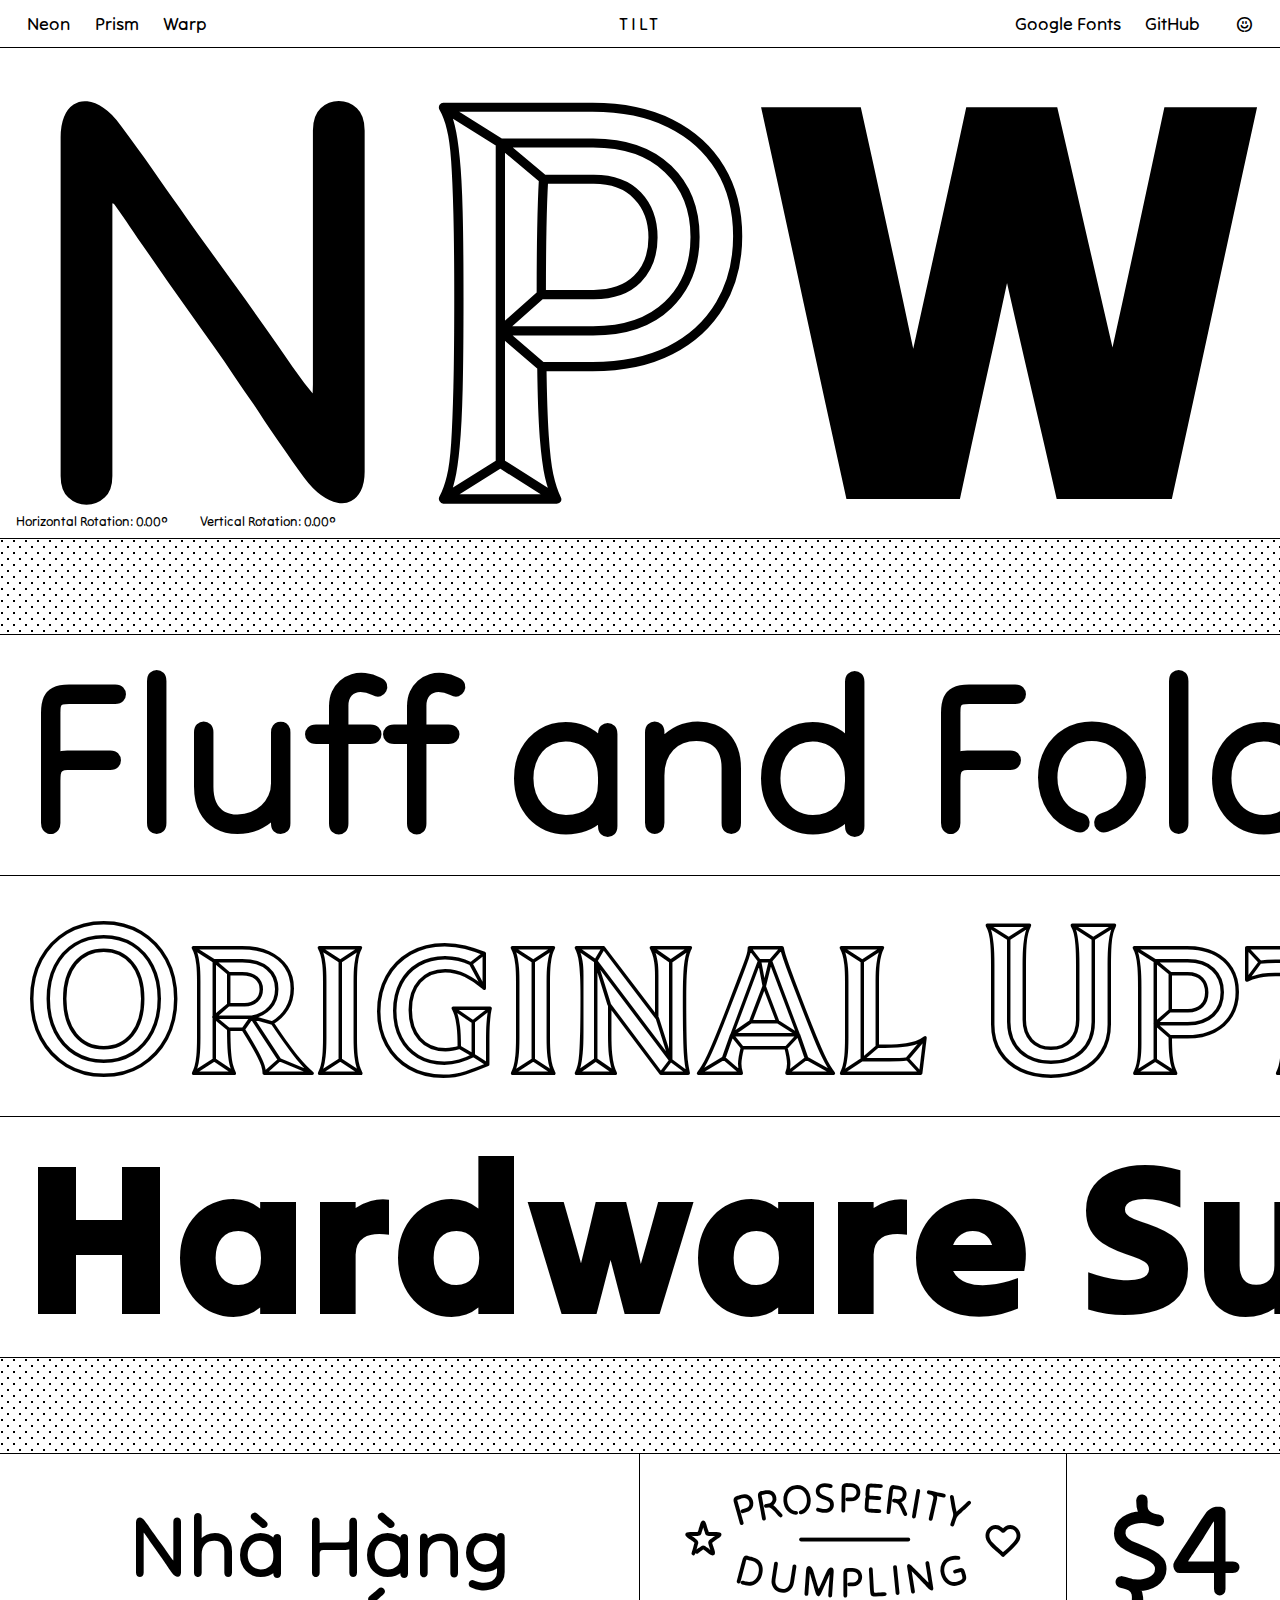
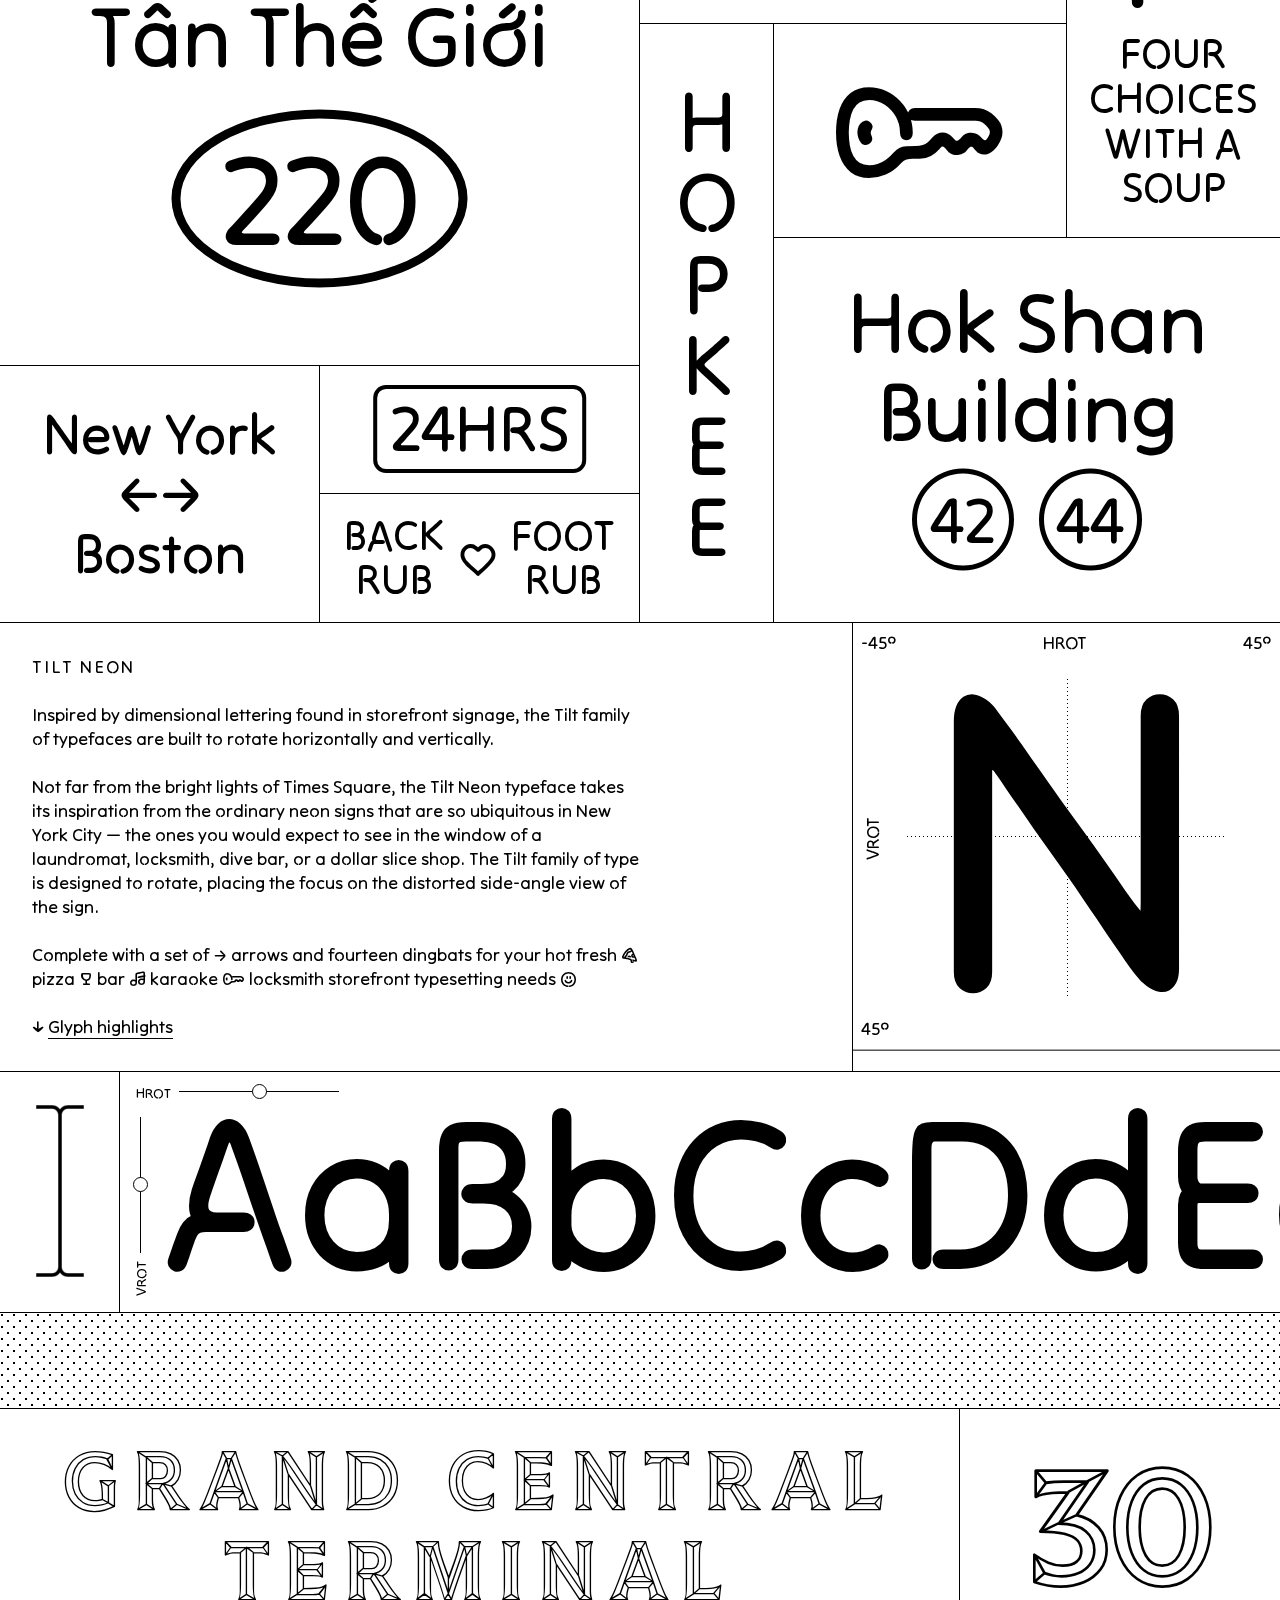
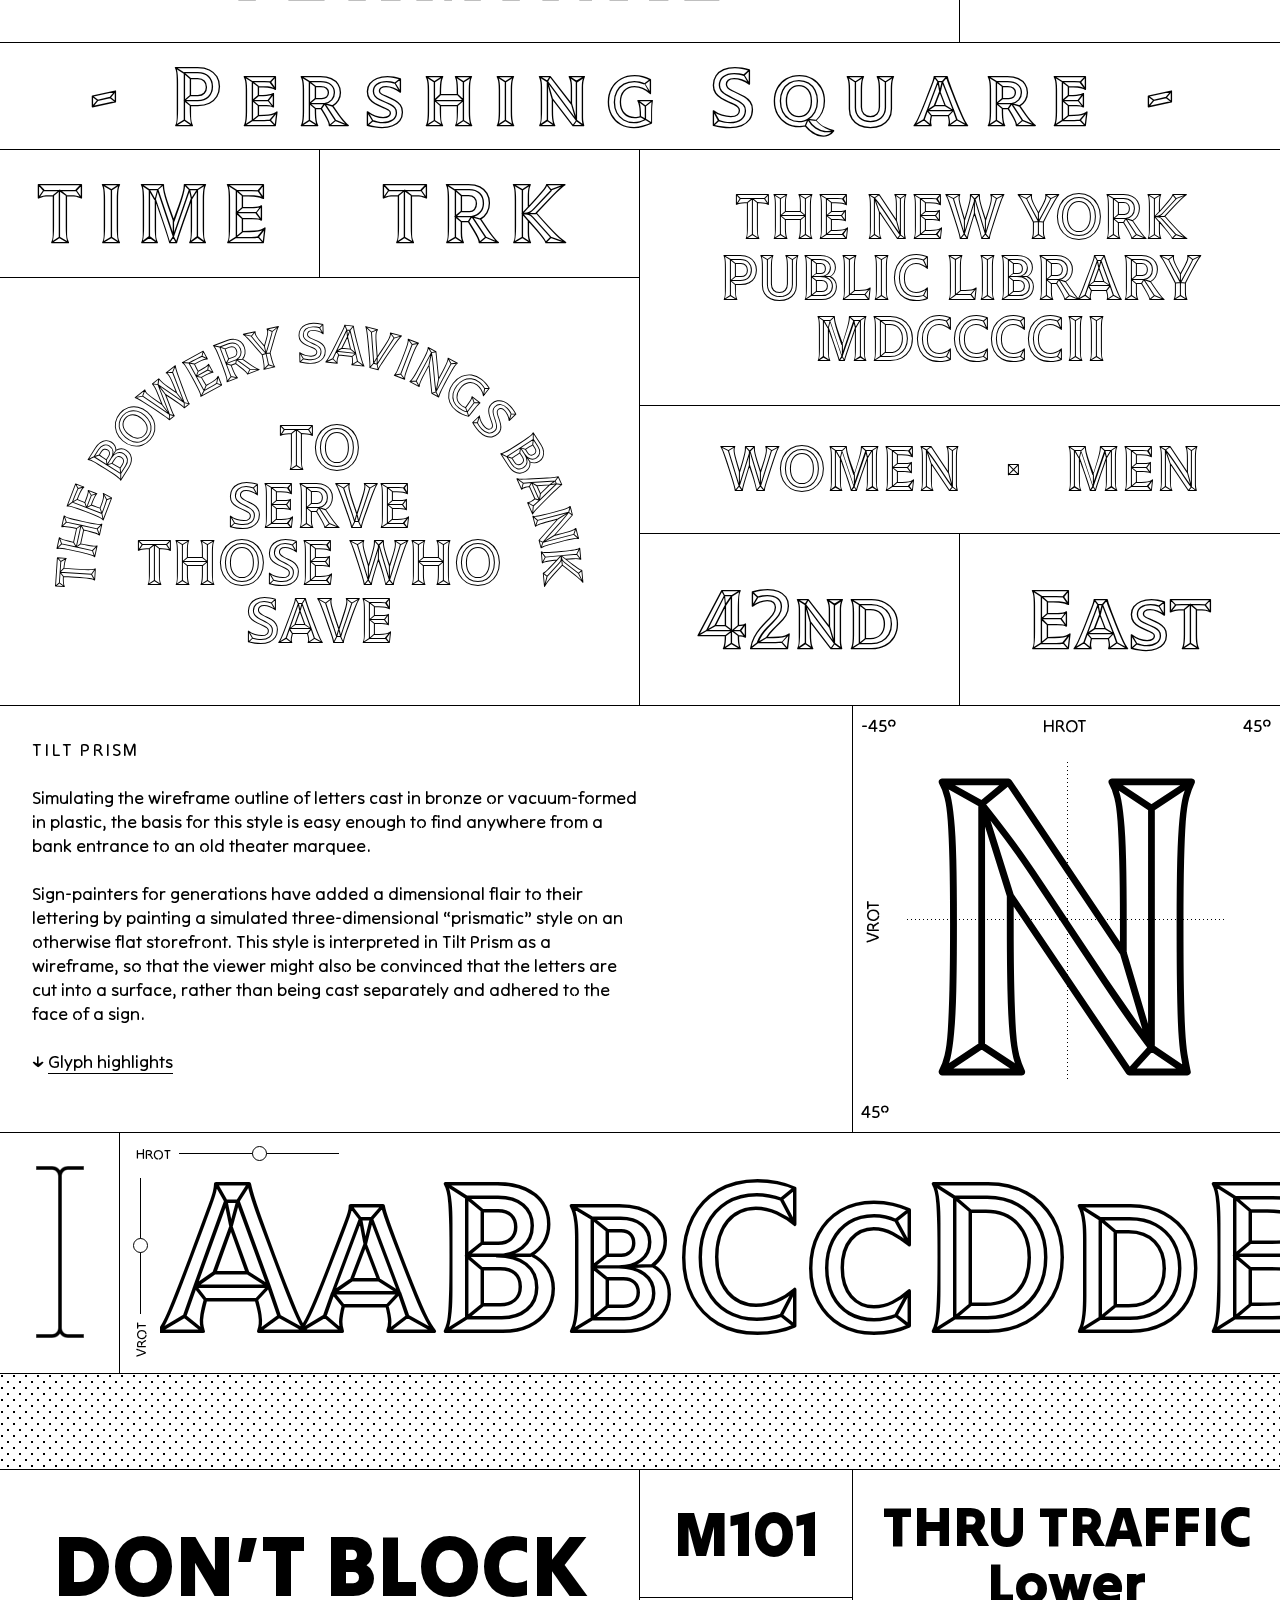
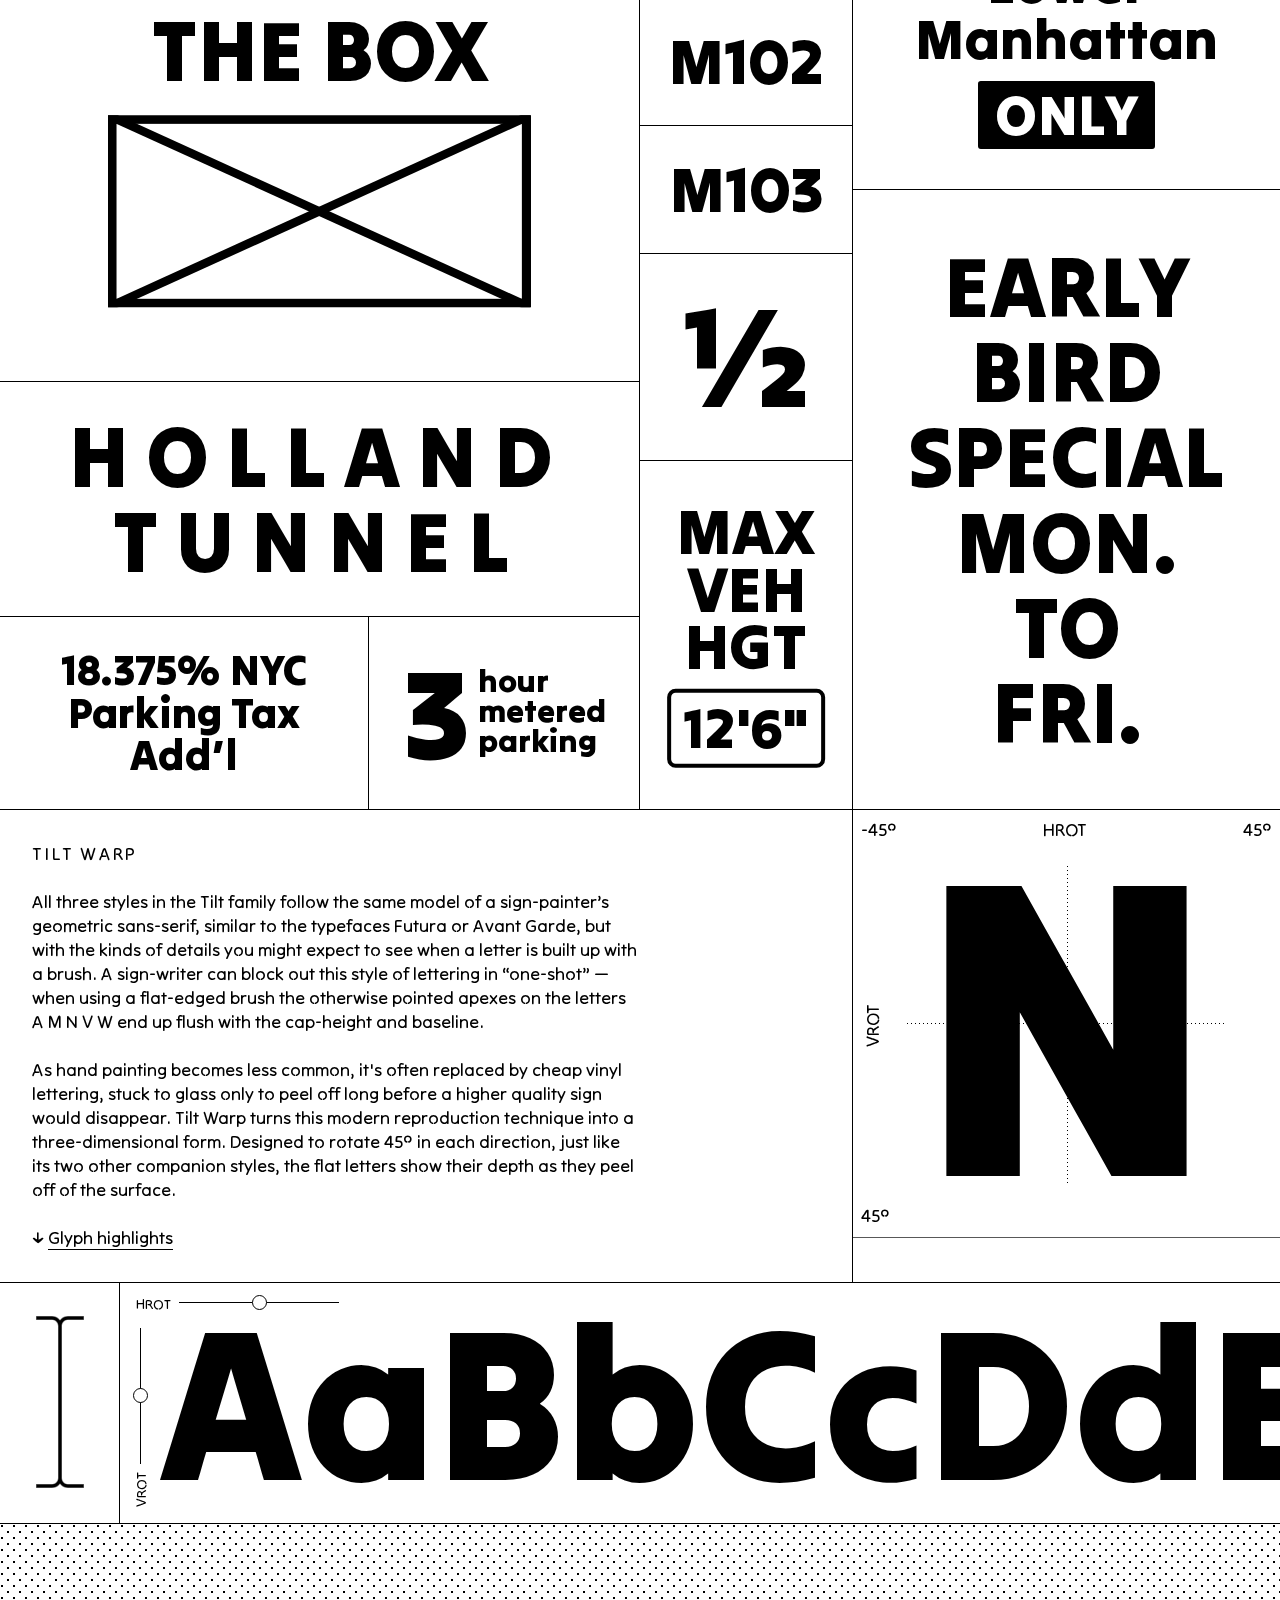
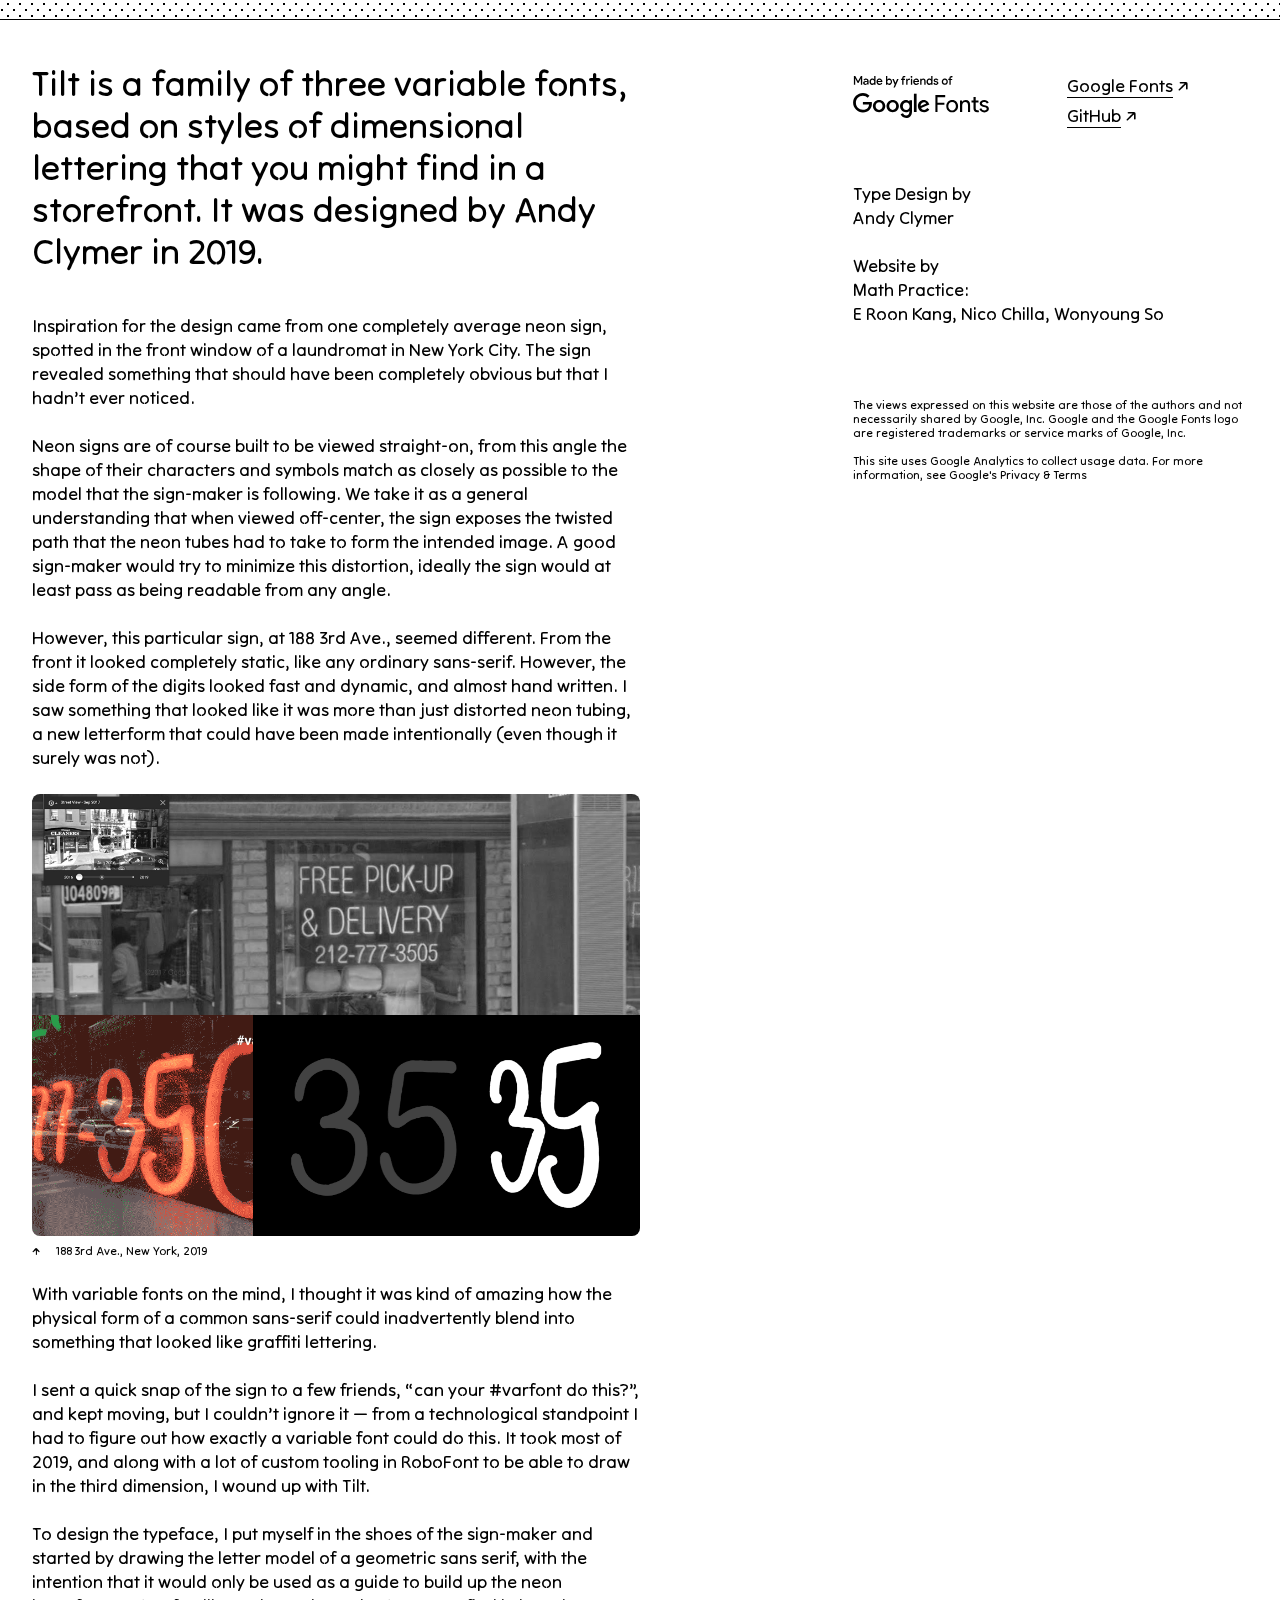
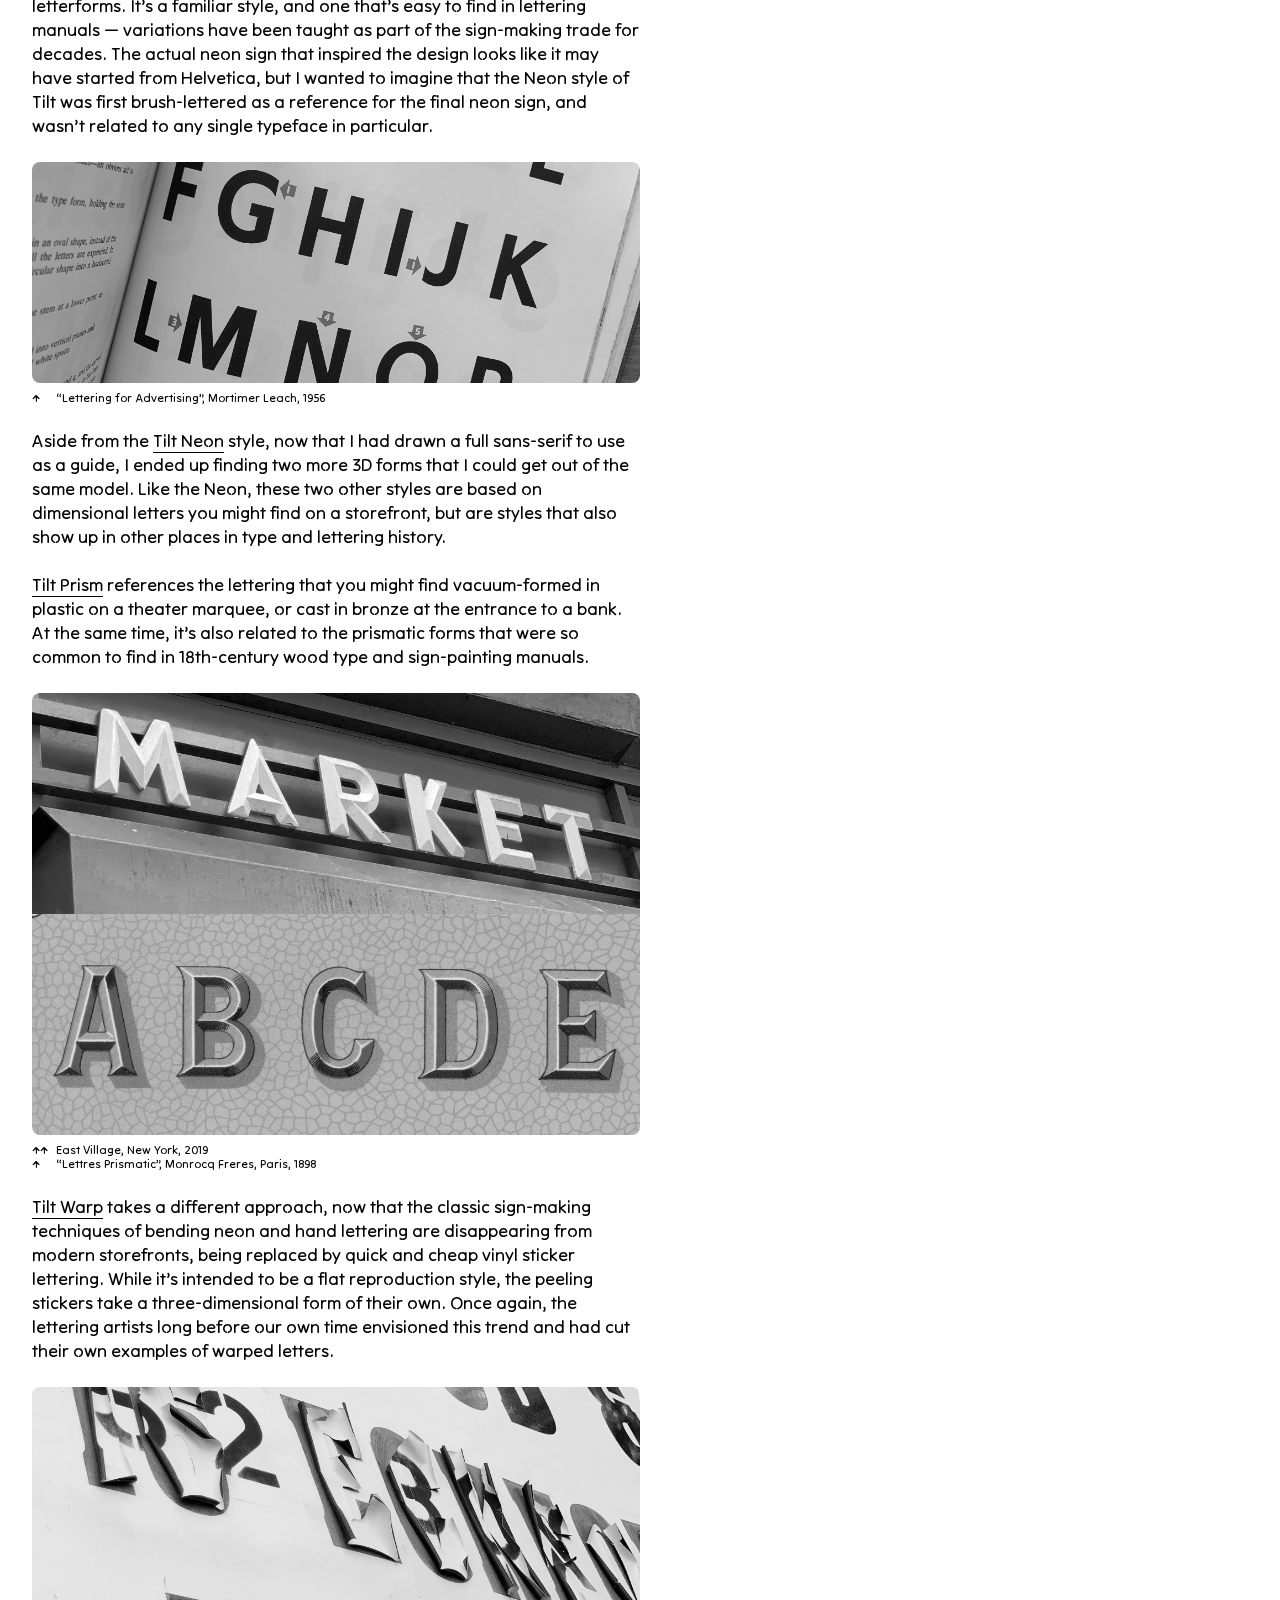
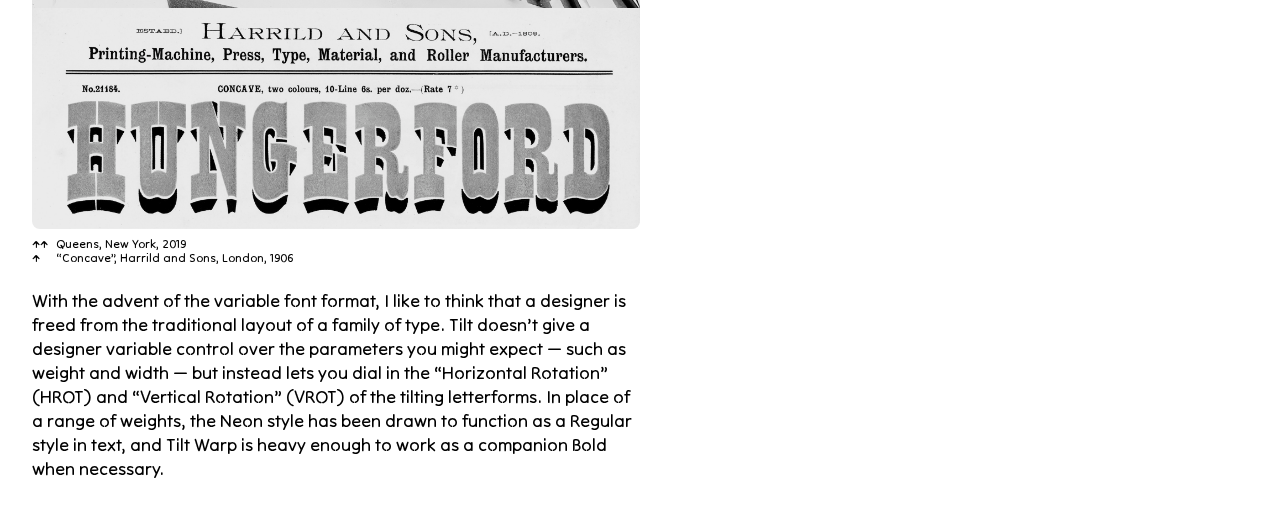
<file: index.html>
<!DOCTYPE html>
<html lang="en">
<head>
  <meta http-equiv="Content-Type" content="text/html; charset=UTF-8">
  <meta name="viewport" charset="UTF-8" content="width=device-width, initial-scale=1">
  <meta name="description" content="Tilt is a family of three variable fonts, based on styles of dimensional lettering that you might find in a storefront, designed by Andy Clymer in 2019.">
  <meta property="og:url" content="https://math-practice.github.io/tilt-specimen">
  <meta property="og:title" content="TILT: Neon, Prism, Warp">
  <meta property="og:description" content="Tilt is a family of three variable fonts, based on styles of dimensional lettering that you might find in a storefront, designed by Andy Clymer in 2019.">
  <meta property="og:site_name" content="Google Fonts">
  <meta property="article:author" content="Friends of Google Fonts">
  <meta property="og:image" content="https://math-practice.github.io/tilt-specimen/assets/og-img.png">
  <meta property="og:image:type" content="image/png">
  <meta property="og:image:width" content="1200">
  <meta property="og:image:height" content="630">
  <meta name="twitter:creator" content="@googlefonts">
  <meta name="twitter:site" content="@googlefonts">
  <meta name="twitter:card" content="summary_large_image">
  <meta name="twitter:image" content="https://math-practice.github.io/tilt-specimen/assets/og-img.png">
  <title>TILT: Neon, Prism, Warp</title>
  <link rel="stylesheet" type="text/css" href="assets/style.css">
  <link id="favicon" rel="icon" type="image/png" href="https://math-practice.github.io/tilt-specimen/assets/favicon.png">
</head>
<body>
  <nav>
    <h1><a href="#">Tilt</a></h1>
    <ul class="primary large-only">
      <li><a href="#neon">Neon</a></li>
      <li><a href="#prism">Prism</a></li>
      <li><a href="#warp">Warp</a></li>
    </ul>
    <ul class="primary small-only">
      <li><a href="#neon-sm">Neon</a></li>
      <li><a href="#prism-sm">Prism</a></li>
      <li><a href="#warp-sm">Warp</a></li>
    </ul>
    <ul class="secondary large-only">
      <li><a href="https://fonts.google.com/" target="_blank" class="google-fonts">Google Fonts</a></li>
      <li><a href="https://github.com/googlefonts/Tilt-Fonts" target="_blank" class="github">GitHub</a></li>
    </ul>
    <ul class="tertiary">
      <li><button href="#" class="camera">☺</button></li>
    </ul>
  </nav>

  <div id="tilt-control-wrapper">
    <div id="tilt-control">
    </div>
  </div>

  <section class="hero step" data-type="hero">
    <div class="hero-text">
      <span class="char-0">N</span><span class="char-1">P</span><span class="char-2">W</span>
    </div>
    <div class="hrot">Horizontal Rotation: <span class="hrot_val">0.00°</span></div>
    <div class="vrot">Vertical Rotation: <span class="vrot_val">0.00°</span></div>
    <svg height="100vh" width="100vw" id="needle">
      <line class="line_1" x1="0" y1="0" x2="0" y2="0"></line>
      <circle class="circle_1" cx="-50" cy="-50" r="16"></circle>
    </svg>
  
    <div id="facecam">
      
      <video width="400" height="300"  preload="auto" loop playsinline autoplay></video>
      <div class="svg-wrapper">
        <svg viewBox="0 0 400 300">
          <!-- <circle id="bubble" cx="0" cy="0" r="0" vector-effect="non-scaling-stroke"></circle> -->
          <polyline id="face_1" points="0,0 0,0" vector-effect="non-scaling-stroke"/>
          <polyline id="face_2" points="0,0 0,0" vector-effect="non-scaling-stroke"/>
          <polyline id="face_3" points="0,0 0,0" vector-effect="non-scaling-stroke"/>
          <polyline id="face_4" points="0,0 0,0" vector-effect="non-scaling-stroke"/>
          <polyline id="face_5" points="0,0 0,0" vector-effect="non-scaling-stroke"/>
          <polyline id="face_6" points="0,0 0,0" vector-effect="non-scaling-stroke"/>
          <polyline id="face_7" points="0,0 0,0" vector-effect="non-scaling-stroke"/>
          <polyline id="face_8" points="0,0 0,0" vector-effect="non-scaling-stroke"/>
          <polyline id="face_9" points="0,0 0,0" vector-effect="non-scaling-stroke"/>
          <polyline id="face_10" points="0,0 0,0" vector-effect="non-scaling-stroke"/>
          <polyline id="face_11" points="0,0 0,0" vector-effect="non-scaling-stroke"/>
        </svg>
      </div>
      <div class="alert">
        <span>Finding your face</span>
      </div>
    </div>
  </section>

  <div class="separator remove-mobile"></div>
  
  <section class="scroller neon">
    Fluff&nbsp;and&nbsp;Fold&nbsp;Coin-Op&nbsp;Laundromat
  </section>
  <section class="scroller prism">
    Original&nbsp;Uptown&nbsp;Luncheonette
  </section>
  <section class="scroller warp">
    Hardware&nbsp;Supply&nbsp;and&nbsp;Service
  </section>

  <div class="separator"></div>
  
  <!-- mobile only -->
  <section class="signs small-only neon clearfix">
    <div class="anchor" id="neon-sm"></div>
    <div class="nha-hang-tan-the-gioi sign">
      <div class="inner">
        <p class="l">Nhà Hàng <br>Tân Thế Giới</p>
        <div class="oval"><p class="xl">220</p></div>
      </div>
    </div>
    <div class="back-rub sign">
      <span class="inner">
        <p class="xs">BACK <br>RUB</p>
        <p class="xs heart">♡</p>
        <p class="xs">FOOT <br>RUB</p>
      </span>
    </div>
    <div class="col-half">
      <div class="four-choices sign">
        <span class="inner">
          <p class="xl dollar">$4</p>
          <p class="xs">FOUR <br>CHOICES <br>WITH A <br>SOUP</p>
        </span>
      </div>
    </div>
    <div class="col-half">
      <div class="twenty-four-hrs sign">
        <span class="inner">
          <p class="l">24/7</p>
        </span>
      </div>
      <div class="key sign">
        <span class="inner">
          <p class="xxl">🔑</p>
        </span>
      </div>
    </div>
    <div class="prosperity sign">
      <span class="inner">
        <p class="xs">
          <span class="path-1">P</span><span class="path-2">R</span><span class="path-3">O</span><span class="path-4">S</span><span class="path-5">P</span><span class="path-6">E</span><span class="path-7">R</span><span class="path-8">I</span><span class="path-9">T</span><span class="path-10">Y</span>
        </p>
        <p class="xs">
          <span class="path-11">D</span><span class="path-12">U</span><span class="path-13">M</span><span class="path-14">P</span><span class="path-15">L</span><span class="path-16">I</span><span class="path-17">N</span><span class="path-18">G</span>
        </p>
        <p class="xs">
          <span class="symbols">☆</span>
          &nbsp;&nbsp;&nbsp;&nbsp;&nbsp;&nbsp;
          <span class="symbols line">–—––</span>
          &nbsp;&nbsp;&nbsp;&nbsp;&nbsp;&nbsp;
          <span class="symbols">♡</span>
        </p>
      </span>
    </div>
  </section>
  <!-- desktop only -->
  <section class="signs large-only neon clearfix">
    <div class="anchor" id="neon"></div>
    <div class="col-half">
      <div class="nha-hang-tan-the-gioi sign">
        <div class="inner">
          <p class="l">Nhà Hàng <br>Tân Thế Giới</p>
          <div class="oval"><p class="xl">220</p></div>
        </div>
      </div>
      <div class="col-half">
        <div class="new-york-boston sign">
            <span class="inner">
              <p class="s">New York</p>
              <p class="s">←→</p>
              <p class="s">Boston</p>
            </span>
          </span>
        </div>
        <div class="col-quarter">
          <div class="twenty-four-hrs sign">
            <span class="inner">
              <p class="m">24HRS</p>
            </span>
          </div>
          <div class="back-rub sign">
            <span class="inner">
              <p class="xs">BACK <br>RUB</p>
              <p class="xs heart">♡</p>
              <p class="xs">FOOT <br>RUB</p>
            </span>
          </div>
        </div>
      </div>
    </div>
    <div class="col-half">
      <div class="prosperity sign">
        <span class="inner">
          <p class="xs">
            <span class="path-1">P</span><span class="path-2">R</span><span class="path-3">O</span><span class="path-4">S</span><span class="path-5">P</span><span class="path-6">E</span><span class="path-7">R</span><span class="path-8">I</span><span class="path-9">T</span><span class="path-10">Y</span>
          </p>
          <p class="xs">
            <span class="path-11">D</span><span class="path-12">U</span><span class="path-13">M</span><span class="path-14">P</span><span class="path-15">L</span><span class="path-16">I</span><span class="path-17">N</span><span class="path-18">G</span>
          </p>
          <p class="xs">
            <span class="symbols">☆</span>
            &nbsp;&nbsp;&nbsp;&nbsp;&nbsp;&nbsp;
            <span class="symbols line">–—––</span>
            &nbsp;&nbsp;&nbsp;&nbsp;&nbsp;&nbsp;
            <span class="symbols">♡</span>
          </p>
        </span>
      </div>
      <div class="col-hopkee">
        <div class="hopkee sign">
          <span class="inner">
            <p class="l">H<br>O<br>P<br>K<br>E<br>E</p>
          </span>
        </div>
      </div>
      <div class="col-hok-shan">
        <div class="col-hok-shan-top">
          <div class="col-key">
            <div class="key sign">
              <span class="inner">
                <p class="xxl">🔑</p>
              </span>
            </div>
          </div>
          <div class="four-choices sign">
            <span class="inner">
              <p class="xl dollar">$4</p>
              <p class="xs">FOUR <br>CHOICES <br>WITH A <br>SOUP</p>
            </span>
          </div>
        </div>
        <div class="hok-shan-building sign">
          <span class="inner">
            <p class="l">Hok Shan <br>Building</p>
            <div class="circle">
              <p class="m">42</p>
              <p class="m">44</p>
            </div>
          </span>
        </div>
      </div>
    </div>
  </section>
  <section class="information neon clearfix">
    <div class="description">
      <h2>Tilt Neon</h2>
      <p>Inspired by dimensional lettering found in storefront signage, the Tilt family of typefaces are built to rotate horizontally and vertically.</p>
      <p>Not far from the bright lights of Times Square, the Tilt Neon typeface takes its inspiration from the ordinary neon signs that are so ubiquitous in New York City — the ones you would expect to see in the window of a laundromat, locksmith, dive bar, or a dollar slice shop. The Tilt family of type is designed to rotate, placing the focus on the distorted side-angle view of the sign.</p>
      <p>Complete with a set of → arrows and fourteen dingbats for your hot fresh 🍕 pizza 🍷 bar 🎵 karaoke 🔑 locksmith storefront typesetting needs ☺</p>
      <p><span class="arrow-dn">↓</span> <a class="open-glyphs-table" data-id="1">Glyph highlights</a></p>
    </div>
    <div class="highlight">
      <span class="legend hrot">HROT</span>
      <span class="legend hmin">-45°</span>
      <span class="legend hmax">45°</span>
      <span class="legend vrot">VROT</span>
      <span class="legend vmax">45°</span>
      <div class="hline"></div>
      <div class="vline"></div>
      <div class="glyph neon">N</div>
    </div>
  </section>
  <section class="glyphs-table neon" data-id="1">
    <div class="table-wrap">
      <ul>
        <li><p class="glyph">!</p><p class="glyph-name neon">exclam</p></li>
        <li><p class="glyph">“</p><p class="glyph-name neon">quotedblleft</p></li>
        <li><p class="glyph">#</p><p class="glyph-name neon">numbersign</p></li>
        <li><p class="glyph">$</p><p class="glyph-name neon">dollar</p></li>
        <li><p class="glyph">%</p><p class="glyph-name neon">percent</p></li>
        <li><p class="glyph">&</p><p class="glyph-name neon">ampersand</p></li>
        <li><p class="glyph">‘</p><p class="glyph-name neon">quoteleft</p></li>
        <li><p class="glyph">(</p><p class="glyph-name neon">parenleft</p></li>
      </ul>
      <ul>
        <li><p class="glyph">)</p><p class="glyph-name neon">parenright</p></li>
        <li><p class="glyph">*</p><p class="glyph-name neon">asterisk</p></li>
        <li><p class="glyph">+</p><p class="glyph-name neon">plus</p></li>
        <li><p class="glyph">,</p><p class="glyph-name neon">comma</p></li>
        <li><p class="glyph">-</p><p class="glyph-name neon">huphen</p></li>
        <li><p class="glyph">,</p><p class="glyph-name neon">comma</p></li>
        <li><p class="glyph">/</p><p class="glyph-name neon">slash</p></li>
        <li><p class="glyph">@</p><p class="glyph-name neon">at</p></li>
      </ul>
      <ul>
        <li><p class="glyph">1</p><p class="glyph-name neon">one</p></li>
        <li><p class="glyph">2</p><p class="glyph-name neon">two</p></li>
        <li><p class="glyph">3</p><p class="glyph-name neon">three</p></li>
        <li><p class="glyph">4</p><p class="glyph-name neon">four</p></li>
        <li><p class="glyph">5</p><p class="glyph-name neon">five</p></li>
        <li><p class="glyph">6</p><p class="glyph-name neon">six</p></li>
        <li><p class="glyph">7</p><p class="glyph-name neon">seven</p></li>
        <li><p class="glyph">8</p><p class="glyph-name neon">eight</p></li>
      </ul>
      <ul>
        <li><p class="glyph">9</p><p class="glyph-name neon">nine</p></li>
        <li><p class="glyph">0</p><p class="glyph-name neon">zero</p></li>
        <li><p class="glyph">:</p><p class="glyph-name neon">colon</p></li>
        <li><p class="glyph">;</p><p class="glyph-name neon">semicolon</p></li>
        <li><p class="glyph"><</p><p class="glyph-name neon">less</p></li>
        <li><p class="glyph">></p><p class="glyph-name neon">greater</p></li>
        <li><p class="glyph">=</p><p class="glyph-name neon">equal</p></li>
        <li><p class="glyph">^</p><p class="glyph-name neon">circumflex</p></li>
      </ul>
      <ul>
        <li><p class="glyph">A</p><p class="glyph-name neon">A</p></li>
        <li><p class="glyph">B</p><p class="glyph-name neon">B</p></li>
        <li><p class="glyph">C</p><p class="glyph-name neon">C</p></li>
        <li><p class="glyph">D</p><p class="glyph-name neon">D</p></li>
        <li><p class="glyph">E</p><p class="glyph-name neon">E</p></li>
        <li><p class="glyph">F</p><p class="glyph-name neon">F</p></li>
        <li><p class="glyph">G</p><p class="glyph-name neon">G</p></li>
        <li><p class="glyph">H</p><p class="glyph-name neon">H</p></li>
      </ul>
      <ul>
        <li><p class="glyph">I</p><p class="glyph-name neon">I</p></li>
        <li><p class="glyph">J</p><p class="glyph-name neon">J</p></li>
        <li><p class="glyph">K</p><p class="glyph-name neon">K</p></li>
        <li><p class="glyph">L</p><p class="glyph-name neon">L</p></li>
        <li><p class="glyph">M</p><p class="glyph-name neon">M</p></li>
        <li><p class="glyph">N</p><p class="glyph-name neon">N</p></li>
        <li><p class="glyph">O</p><p class="glyph-name neon">O</p></li>
        <li><p class="glyph">P</p><p class="glyph-name neon">P</p></li>
      </ul>
      <ul>
        <li><p class="glyph">¼</p><p class="glyph-name neon">onequarter</p></li>
        <li><p class="glyph">½</p><p class="glyph-name neon">onehalf</p></li>
        <li><p class="glyph">¾</p><p class="glyph-name neon">threequarters</p></li>
        <li><p class="glyph">Ǆ</p><p class="glyph-name neon">DZcaron</p></li>
        <li><p class="glyph">ǆ</p><p class="glyph-name neon">dzcaron</p></li>
        <li><p class="glyph">Ǿ</p><p class="glyph-name neon">Oslashacute</p></li>
        <li><p class="glyph">Ȏ</p><p class="glyph-name neon">Oinvertedbreve</p></li>
        <li><p class="glyph">Ȗ</p><p class="glyph-name neon">Uinvertedbreve</p></li>
      </ul>
      <ul>
        <li><p class="glyph">‰</p><p class="glyph-name neon">perthousand</p></li>
        <li><p class="glyph">₦</p><p class="glyph-name neon">naira</p></li>
        <li><p class="glyph">₧</p><p class="glyph-name neon">peseta</p></li>
        <li><p class="glyph">₩</p><p class="glyph-name neon">won</p></li>
        <li><p class="glyph">₫</p><p class="glyph-name neon">dong</p></li>
        <li><p class="glyph">€</p><p class="glyph-name neon">euro</p></li>
        <li><p class="glyph">₭</p><p class="glyph-name neon">kip</p></li>
        <li><p class="glyph">№</p><p class="glyph-name neon">numero</p></li>
      </ul>
      <ul>
        <li><p class="glyph">™</p><p class="glyph-name neon">trademark</p></li>
        <li><p class="glyph">←</p><p class="glyph-name neon">arrowleft</p></li>
        <li><p class="glyph">↑</p><p class="glyph-name neon">arrowup</p></li>
        <li><p class="glyph">→</p><p class="glyph-name neon">arrowright</p></li>
        <li><p class="glyph">↓</p><p class="glyph-name neon">arrowdown</p></li>
        <li><p class="glyph">↖</p><p class="glyph-name neon">arrowNW</p></li>
        <li><p class="glyph">↗</p><p class="glyph-name neon">arrowNE</p></li>
        <li><p class="glyph">↘</p><p class="glyph-name neon">arrowSE</p></li>
      </ul>
      <ul>
        <li><p class="glyph">↙</p><p class="glyph-name neon">arrowSW</p></li>
        <li><p class="glyph">−</p><p class="glyph-name neon">minus</p></li>
        <li><p class="glyph">/</p><p class="glyph-name neon">slash</p></li>
        <li><p class="glyph">≈</p><p class="glyph-name neon">approxequal</p></li>
        <li><p class="glyph">≤</p><p class="glyph-name neon">lessequal</p></li>
        <li><p class="glyph">≥</p><p class="glyph-name neon">greaterequal</p></li>
        <li><p class="glyph">{</p><p class="glyph-name neon">braceleft</p></li>
        <li><p class="glyph">}</p><p class="glyph-name neon">braceright</p></li>
      </ul>
      <ul>
        <li><p class="glyph">☆</p><p class="glyph-name neon">starwhite</p></li>
        <li><p class="glyph">☹</p><p class="glyph-name neon">frowningfacewhite</p></li>
        <li><p class="glyph">☺</p><p class="glyph-name neon">smilingfacewhite</p></li>
        <li><p class="glyph">♡</p><p class="glyph-name neon">heartwhite</p></li>
        <li><p class="glyph">✂</p><p class="glyph-name neon">scissorsblack</p></li>
        <li><p class="glyph">🍕</p><p class="glyph-name neon">sliceOfPizza</p></li>
        <li><p class="glyph">🍷</p><p class="glyph-name neon">wineGlass</p></li>
        <li><p class="glyph">🎱</p><p class="glyph-name neon">billiards</p></li>
      </ul>
      <ul>
        <li><p class="glyph">🎳</p><p class="glyph-name neon">bowling</p></li>
        <li><p class="glyph">🎵</p><p class="glyph-name neon">musicalNote</p></li>
        <li><p class="glyph">👞</p><p class="glyph-name neon">mansShoe</p></li>
        <li><p class="glyph">📷</p><p class="glyph-name neon">camera</p></li>
        <li><p class="glyph">🔑</p><p class="glyph-name neon">key</p></li>
        <li><p class="glyph">♡</p><p class="glyph-name neon">heartwhite</p></li>
        <li class="download"><a href="https://github.com/googlefonts/Tilt-Fonts/raw/master/specimen/Tilt-Neon%20Glyph%20Overview.pdf"><p class="neon">↓<br>Full Glyphs PDF</p></a></li>
      </ul>
    </div>
  </section>
  <section class="tester clearfix">
    <div class="ibeam">
      <img class="static" src="assets/ibeam.svg">
      <img class="moving" src="assets/ibeam.svg">
    </div>
    <div class="text">
      <div class="slider-wrapper hrot">
        <span class="no-pointer">HROT</span>
        <input class="slider" type="range" min="-45" max="45" value="0">
      </div>
      <div class="slider-wrapper vrot">
        <span class="no-pointer">VROT</span>
        <input class="slider" type="range" min="-45" max="45" value="0">
      </div>
      <input spellcheck="false" class="string neon" type="text" value="AaBbCcDdEeFfGgHhIiJjKkLlMmOoPpQqRrSsTtUuVvWwXxYyZz"></input>
    </div>
  </section>

  <div class="separator"></div>

  <section class="signs large-only large prism clearfix">
    <div class="anchor" id="prism"></div>
    <div class="grand-central sign">
      <span class="inner">
        <p class="l">GRAND CENTRAL <br>TERMINAL</p>
      </span>
    </div>
    <div class="thirty sign">
      <span class="inner">
        <!-- <p class="m track">TRK</p> -->
        <p class="xxxl num">30</p>
      </span>
    </div>
    <div class="pershing sign">
      <span class="inner">
        <p class="l">- Pershing Square -</p>
      </span>
    </div>
    <div class="col-half">
      <div class="col-half">
        <div class="time sign">
          <span class="inner">
            <p class="l">TIME</p>
          </span>
        </div>
        <div class="trk sign">
          <span class="inner">
            <p class="l">TRK</p>
          </span>
        </div>
      </div>
      <div class="bowery-savings sign">
        <span class="inner">
          <p class="s bowery">
            <span class="arc-1">T</span><span class="arc-2">H</span><span class="arc-3">E</span><span class="arc-4">B</span><span class="arc-5">O</span><span class="arc-6">W</span><span class="arc-7">E</span><span class="arc-8">R</span><span class="arc-9">Y</span><span class="arc-10">S</span><span class="arc-11">A</span><span class="arc-12">V</span><span class="arc-13">I</span><span class="arc-14">N</span><span class="arc-15">G</span><span class="arc-16">S</span><span class="arc-17">B</span><span class="arc-18">A</span><span class="arc-19">N</span><span class="arc-20">K</span>
          </p>
        </span>
        <span class="inner">
          <p class="m save">TO <br>SERVE <br>THOSE WHO <br>SAVE</p>
        </span>
      </div>
    </div>
    <div class="col-half">
      <div class="nypl sign">
        <span class="inner">
          <p class="m text">THE NEW YORK <br>PUBLIC LIBRARY <br>MDCCCCII</p>
        </span>
      </div>
      <div class="restroom sign">
        <span class="inner">
          <p class="m">WOMEN&nbsp; &nbsp;·&nbsp; &nbsp;MEN</p>
        </span>
      </div>
      <div class="half">
        <div class="fourty-second sign">
          <span class="inner">
            <p class="l">42nd</p>
          </span>
        </div>
        <div class="east sign">
          <span class="inner">
            <p class="l">East</p>
          </span>
        </div>
      </div>
    </div>
  </section>
  <section class="signs small-only large prism clearfix">
    <div class="anchor" id="prism-sm"></div>
    <div class="grand-central sign">
      <span class="inner">
        <p class="l">GRAND<br>CENTRAL<br>TERMINAL</p>
      </span>
    </div>
    <div class="col-half">
      <div class="thirty sign">
        <span class="inner">
          <p class="l track">TRK</p>
          <p class="xxl num">30</p>
        </span>
      </div>
    </div>
    <div class="col-half">
      <div class="fourty-second sign">
        <span class="inner">
          <p class="l">42nd</p>
        </span>
      </div>
      <div class="east sign">
        <span class="inner">
          <p class="l">East</p>
        </span>
      </div>
    </div>
    <div class="bowery-savings sign">
      <span class="inner">
        <p class="s bowery">
          <span class="arc-1">T</span><span class="arc-2">H</span><span class="arc-3">E</span><span class="arc-4">B</span><span class="arc-5">O</span><span class="arc-6">W</span><span class="arc-7">E</span><span class="arc-8">R</span><span class="arc-9">Y</span><span class="arc-10">S</span><span class="arc-11">A</span><span class="arc-12">V</span><span class="arc-13">I</span><span class="arc-14">N</span><span class="arc-15">G</span><span class="arc-16">S</span><span class="arc-17">B</span><span class="arc-18">A</span><span class="arc-19">N</span><span class="arc-20">K</span>
        </p>
      </span>
      <span class="inner">
        <p class="m save">TO <br>SERVE <br><span class='break-mobile'>THOSE</span>WHO <br class='remove-mobile'>SAVE</p>
      </span>
    </div>
    <div class="restroom sign">
      <span class="inner">
        <p class="m">WOMEN&nbsp;·&nbsp;MEN</p>
      </span>
    </div>
    <div class="pershing sign">
      <span class="inner">
        <p class="l">PERSHING<br>— Sq —</p>
      </span>
    </div>
  </section>
  <section class="information neon clearfix">
    <div class="description">
      <h2>Tilt Prism</h2>
      <p>Simulating the wireframe outline of letters cast in bronze or vacuum-formed in plastic, the basis for this style is easy enough to find anywhere from a bank entrance to an old theater marquee.</p>
      <p>Sign-painters for generations have added a dimensional flair to their lettering by painting a simulated three-dimensional “prismatic” style on an otherwise flat storefront. This style is interpreted in Tilt Prism as a wireframe, so that the viewer might also be convinced that the letters are cut into a surface, rather than being cast separately and adhered to the face of a sign.</p>
      <p><span class="arrow-dn">↓</span> <a class="open-glyphs-table" data-id="2">Glyph highlights</a></p>
    </div>
    <div class="highlight">
      <span class="legend hrot">HROT</span>
      <span class="legend hmin">-45°</span>
      <span class="legend hmax">45°</span>
      <span class="legend vrot">VROT</span>
      <span class="legend vmax">45°</span>
      <div class="hline"></div>
      <div class="vline"></div>
      <div class="glyph prism">N</div>
    </div>
  </section>
  <section class="glyphs-table prism" data-id="2">
    <div class="table-wrap">
      <ul>
        <li><p class="glyph">!</p><p class="glyph-name neon">exclam</p></li>
        <li><p class="glyph">“</p><p class="glyph-name neon">quotedblleft</p></li>
        <li><p class="glyph">#</p><p class="glyph-name neon">exclam</p></li>
        <li><p class="glyph">$</p><p class="glyph-name neon">exclam</p></li>
        <li><p class="glyph">%</p><p class="glyph-name neon">exclam</p></li>
        <li><p class="glyph">&</p><p class="glyph-name neon">exclam</p></li>
        <li><p class="glyph">‘</p><p class="glyph-name neon">exclam</p></li>
        <li><p class="glyph">(</p><p class="glyph-name neon">exclam</p></li>
      </ul>
      <ul>
        <li><p class="glyph">)</p><p class="glyph-name neon">parenright</p></li>
        <li><p class="glyph">*</p><p class="glyph-name neon">asterisk</p></li>
        <li><p class="glyph">+</p><p class="glyph-name neon">plus</p></li>
        <li><p class="glyph">,</p><p class="glyph-name neon">comma</p></li>
        <li><p class="glyph">-</p><p class="glyph-name neon">huphen</p></li>
        <li><p class="glyph">,</p><p class="glyph-name neon">comma</p></li>
        <li><p class="glyph">/</p><p class="glyph-name neon">slash</p></li>
        <li><p class="glyph">@</p><p class="glyph-name neon">at</p></li>
      </ul>
      <ul>
        <li><p class="glyph">1</p><p class="glyph-name neon">one</p></li>
        <li><p class="glyph">2</p><p class="glyph-name neon">two</p></li>
        <li><p class="glyph">3</p><p class="glyph-name neon">three</p></li>
        <li><p class="glyph">4</p><p class="glyph-name neon">four</p></li>
        <li><p class="glyph">5</p><p class="glyph-name neon">five</p></li>
        <li><p class="glyph">6</p><p class="glyph-name neon">six</p></li>
        <li><p class="glyph">7</p><p class="glyph-name neon">seven</p></li>
        <li><p class="glyph">8</p><p class="glyph-name neon">eight</p></li>
      </ul>
      <ul>
        <li><p class="glyph">9</p><p class="glyph-name neon">nine</p></li>
        <li><p class="glyph">0</p><p class="glyph-name neon">zero</p></li>
        <li><p class="glyph">:</p><p class="glyph-name neon">colon</p></li>
        <li><p class="glyph">;</p><p class="glyph-name neon">semicolon</p></li>
        <li><p class="glyph"><</p><p class="glyph-name neon">less</p></li>
        <li><p class="glyph">></p><p class="glyph-name neon">greater</p></li>
        <li><p class="glyph">=</p><p class="glyph-name neon">equal</p></li>
        <li><p class="glyph">^</p><p class="glyph-name neon">circumflex</p></li>
      </ul>
      <ul>
        <li><p class="glyph">A</p><p class="glyph-name neon">A</p></li>
        <li><p class="glyph">B</p><p class="glyph-name neon">B</p></li>
        <li><p class="glyph">C</p><p class="glyph-name neon">C</p></li>
        <li><p class="glyph">D</p><p class="glyph-name neon">D</p></li>
        <li><p class="glyph">E</p><p class="glyph-name neon">E</p></li>
        <li><p class="glyph">F</p><p class="glyph-name neon">F</p></li>
        <li><p class="glyph">G</p><p class="glyph-name neon">G</p></li>
        <li><p class="glyph">H</p><p class="glyph-name neon">H</p></li>
      </ul>
      <ul>
        <li><p class="glyph">I</p><p class="glyph-name neon">I</p></li>
        <li><p class="glyph">J</p><p class="glyph-name neon">J</p></li>
        <li><p class="glyph">K</p><p class="glyph-name neon">K</p></li>
        <li><p class="glyph">L</p><p class="glyph-name neon">L</p></li>
        <li><p class="glyph">M</p><p class="glyph-name neon">M</p></li>
        <li><p class="glyph">N</p><p class="glyph-name neon">N</p></li>
        <li><p class="glyph">O</p><p class="glyph-name neon">O</p></li>
        <li><p class="glyph">P</p><p class="glyph-name neon">P</p></li>
      </ul>
      <ul>
        <li><p class="glyph">¼</p><p class="glyph-name neon">onequarter</p></li>
        <li><p class="glyph">½</p><p class="glyph-name neon">onehalf</p></li>
        <li><p class="glyph">¾</p><p class="glyph-name neon">threequarters</p></li>
        <li><p class="glyph">Ǆ</p><p class="glyph-name neon">DZcaron</p></li>
        <li><p class="glyph">ǆ</p><p class="glyph-name neon">dzcaron</p></li>
        <li><p class="glyph">Ǿ</p><p class="glyph-name neon">Oslashacute</p></li>
        <li><p class="glyph">Ȏ</p><p class="glyph-name neon">Oinvertedbreve</p></li>
        <li><p class="glyph">Ȗ</p><p class="glyph-name neon">Uinvertedbreve</p></li>
      </ul>
      <ul>
        <li><p class="glyph">‰</p><p class="glyph-name neon">perthousand</p></li>
        <li><p class="glyph">₦</p><p class="glyph-name neon">naira</p></li>
        <li><p class="glyph">₧</p><p class="glyph-name neon">peseta</p></li>
        <li><p class="glyph">₩</p><p class="glyph-name neon">won</p></li>
        <li><p class="glyph">₫</p><p class="glyph-name neon">dong</p></li>
        <li><p class="glyph">€</p><p class="glyph-name neon">euro</p></li>
        <li><p class="glyph">₭</p><p class="glyph-name neon">kip</p></li>
        <li><p class="glyph">№</p><p class="glyph-name neon">numero</p></li>
      </ul>
      <ul>
        <li><p class="glyph">™</p><p class="glyph-name neon">trademark</p></li>
        <li><p class="glyph">←</p><p class="glyph-name neon">arrowleft</p></li>
        <li><p class="glyph">↑</p><p class="glyph-name neon">arrowup</p></li>
        <li><p class="glyph">→</p><p class="glyph-name neon">arrowright</p></li>
        <li><p class="glyph">↓</p><p class="glyph-name neon">arrowdown</p></li>
        <li><p class="glyph">↖</p><p class="glyph-name neon">arrowNW</p></li>
        <li><p class="glyph">↗</p><p class="glyph-name neon">arrowNE</p></li>
        <li><p class="glyph">↘</p><p class="glyph-name neon">arrowSE</p></li>
      </ul>
      <ul>
        <li><p class="glyph">↙</p><p class="glyph-name neon">arrowSW</p></li>
        <li><p class="glyph">−</p><p class="glyph-name neon">minus</p></li>
        <li><p class="glyph">/</p><p class="glyph-name neon">slash</p></li>
        <li><p class="glyph">≈</p><p class="glyph-name neon">approxequal</p></li>
        <li><p class="glyph">≤</p><p class="glyph-name neon">lessequal</p></li>
        <li><p class="glyph">≥</p><p class="glyph-name neon">greaterequal</p></li>
        <li><p class="glyph">{</p><p class="glyph-name neon">braceleft</p></li>
        <li><p class="glyph">}</p><p class="glyph-name neon">braceright</p></li>
      </ul>
      <ul>
        <li><p class="glyph">Å</p><p class="glyph-name neon">Aring</p></li>
        <li><p class="glyph">ı</p><p class="glyph-name neon">dotlessi</p></li>
        <li><p class="glyph">Ç</p><p class="glyph-name neon">ccedilla</p></li>
        <li><p class="glyph">Î</p><p class="glyph-name neon">icircumflex</p></li>
        <li><p class="glyph">´</p><p class="glyph-name neon">acute</p></li>
        <li><p class="glyph">Ï</p><p class="glyph-name neon">idieresis</p></li>
        <li><p class="glyph">©</p><p class="glyph-name neon">copyright</p></li>
        <li><p class="glyph">Ó</p><p class="glyph-name neon">Oacute</p></li>
      </ul>
      <ul>
        <li><p class="glyph">ˆ</p><p class="glyph-name neon">circumflexcmb</p></li>
        <li><p class="glyph">Ô</p><p class="glyph-name neon">Ocircumflex</p></li>
        <li><p class="glyph">˚</p><p class="glyph-name neon">degree</p></li>
        <li><p class="glyph">Ò</p><p class="glyph-name neon">Ograve</p></li>
        <li><p class="glyph">Â</p><p class="glyph-name neon">Acircumflex</p></li>
        <li><p class="glyph">˜</p><p class="glyph-name neon">tildecmb</p></li>
        <li class="download"><a href="https://github.com/googlefonts/Tilt-Fonts/raw/master/specimen/Tilt-Prism%20Glyph%20Overview.pdf"><p class="neon">↓<br>Full Glyphs PDF</p></a></li>
      </ul>
    </div>
  </section>
  <section class="tester clearfix">
    <div class="ibeam">
      <img class="static" src="assets/ibeam.svg">
      <img class="moving" src="assets/ibeam.svg">
    </div>
    <div class="text">
      <div class="slider-wrapper hrot">
        <span class="no-pointer">HROT</span>
        <input class="slider" type="range" min="-45" max="45" value="0">
      </div>
      <div class="slider-wrapper vrot">
        <span class="no-pointer">VROT</span>
        <input class="slider" type="range" min="-45" max="45" value="0">
      </div>
      <input spellcheck="false" class="string prism" type="text" value="AaBbCcDdEeFfGgHhIiJjKkLlMmOoPpQqRrSsTtUuVvWwXxYyZz"></input>
    </div>
  </section>

  <div class="separator"></div>
  
  <section class="signs large-only warp clearfix">
    <div class="anchor" id="warp"></div>
    <div class="col-half">
      <div class="dont-block sign">
        <span class="inner">
          <p class="l">DON’T BLOCK <br>THE BOX</p>
          <svg class="box">
            <rect width="100%" height="100%"/>
            <line x1="0" y1="0" x2="100%" y2="100%"/>
            <line x1="0" y1="100%" x2="100%" y2="0"/>
          </svg>
        </span>
      </div>
      <div class="holland-tunnel sign">
        <span class="inner">
          <p class="l text">HOLLAND TUNNEL</p>
        </span>
      </div>
      <div class="col-half">
        <div class="parking-tax sign">
          <span class="inner">
            <p class="xs">18.375% NYC <br>Parking Tax <br>Add’l</p>
          </span>
        </div>
        <div class="metered-parking sign">
          <span class="inner">
            <p class="xl">3</p>
            <p class="xxs text">hour <br>metered <br>parking</p>
          </span>
        </div>
      </div>
    </div>
    <div class="col-max-veh">
      <div class="bus sign">
        <span class="inner">
          <p class="m">M101</p>
        </span>
      </div>
      <div class="bus sign">
        <span class="inner">
          <p class="m">M102</p>
        </span>
      </div>
      <div class="bus sign">
        <span class="inner">
          <p class="m">M103</p>
        </span>
      </div>
      <div class="fraction sign">
        <span class="inner">
          <p class="xxl">½</p>
        </span>
      </div>
      <div class="max-veh sign">
        <span class="inner">
          <p class="m max">MAX <br>VEH <br>HGT</p>
          <div class="size">
            <p class="s">12'6"</p>
          </div>
        </span>
      </div>
    </div>
    <div class="col-early-bird">
      <div class="thru-traffic sign">
        <span class="inner">
          <p class="s">THRU TRAFFIC <br>Lower <br>Manhattan</p>
          <div class="only">
            <p class="s">ONLY</p>
          </div>
        </span>
      </div>
      <div class="early-bird sign">
        <span class="inner">
          <p class="l">EARLY <br>BIRD <br>SPECIAL <br>MON. <br>TO <br>FRI.</p>
        </span>
      </div>
    </div>
  </section>
  <section class="signs small-only warp clearfix">
    <div class="anchor" id="warp-sm"></div>
    <div class="dont-block sign">
      <span class="inner">
        <p class="l">DON’T<br>BLOCK<br>THE BOX</p>
        <svg class="box">
          <rect width="100%" height="100%"/>
          <line x1="0" y1="0" x2="100%" y2="100%"/>
          <line x1="0" y1="100%" x2="100%" y2="0"/>
        </svg>
      </span>
    </div>
    <div class="col-half">
      <div class="bus sign">
        <span class="inner">
          <p class="m">M101</p>
        </span>
      </div>
    </div>
    <div class="col-half">
      <div class="max-veh sign">
        <span class="inner">
          <p class="m">12'6"</p>
        </span>
      </div>
    </div>
    <div class="holland-tunnel sign">
      <span class="inner">
        <p class="l text">HOLLAND<br>TUNNEL</p>
      </span>
    </div>
    <div class="thru-traffic sign">
      <span class="inner">
        <p class="l">THRU<br>TRAFFIC<br>Lower<br>Manhattan</p>
        <div class="only">
          <p class="l">ONLY</p>
        </div>
      </span>
    </div>
  </section>
  <section class="information neon clearfix">
    <div class="description">
      <h2>Tilt Warp</h2>
      <p>All three styles in the Tilt family follow the same model of a sign-painter’s geometric sans-serif, similar to the typefaces Futura or Avant Garde, but with the kinds of details you might expect to see when a letter is built up with a brush. A sign-writer can block out this style of lettering in “one-shot” — when using a flat-edged brush the otherwise pointed apexes on the letters <em>A M N V W</em> end up flush with the cap-height and baseline.</p>
      <p>As hand painting becomes less common, it's often replaced by cheap vinyl lettering, stuck to glass only to peel off long before a higher quality sign would disappear. Tilt Warp turns this modern reproduction technique into a three-dimensional form. Designed to rotate 45° in each direction, just like its two other companion styles, the flat letters show their depth as they peel off of the surface.</p>
      <p><span class="arrow-dn">↓</span> <a class="open-glyphs-table" data-id="3">Glyph highlights</a></p>
    </div>
    <div class="highlight">
      <span class="legend hrot">HROT</span>
      <span class="legend hmin">-45°</span>
      <span class="legend hmax">45°</span>
      <span class="legend vrot">VROT</span>
      <span class="legend vmax">45°</span>
      <div class="hline"></div>
      <div class="vline"></div>
      <div class="glyph warp">N</div>
    </div>
  </section>
  <section class="glyphs-table warp" data-id="3">
    <div class="table-wrap">
      <ul>
        <li><p class="glyph">!</p><p class="glyph-name neon">exclam</p></li>
        <li><p class="glyph">“</p><p class="glyph-name neon">quotedblleft</p></li>
        <li><p class="glyph">#</p><p class="glyph-name neon">exclam</p></li>
        <li><p class="glyph">$</p><p class="glyph-name neon">exclam</p></li>
        <li><p class="glyph">%</p><p class="glyph-name neon">exclam</p></li>
        <li><p class="glyph">&</p><p class="glyph-name neon">exclam</p></li>
        <li><p class="glyph">‘</p><p class="glyph-name neon">exclam</p></li>
        <li><p class="glyph">(</p><p class="glyph-name neon">exclam</p></li>
      </ul>
      <ul>
        <li><p class="glyph">)</p><p class="glyph-name neon">parenright</p></li>
        <li><p class="glyph">*</p><p class="glyph-name neon">asterisk</p></li>
        <li><p class="glyph">+</p><p class="glyph-name neon">plus</p></li>
        <li><p class="glyph">,</p><p class="glyph-name neon">comma</p></li>
        <li><p class="glyph">-</p><p class="glyph-name neon">huphen</p></li>
        <li><p class="glyph">,</p><p class="glyph-name neon">comma</p></li>
        <li><p class="glyph">/</p><p class="glyph-name neon">slash</p></li>
        <li><p class="glyph">@</p><p class="glyph-name neon">at</p></li>
      </ul>
      <ul>
        <li><p class="glyph">1</p><p class="glyph-name neon">one</p></li>
        <li><p class="glyph">2</p><p class="glyph-name neon">two</p></li>
        <li><p class="glyph">3</p><p class="glyph-name neon">three</p></li>
        <li><p class="glyph">4</p><p class="glyph-name neon">four</p></li>
        <li><p class="glyph">5</p><p class="glyph-name neon">five</p></li>
        <li><p class="glyph">6</p><p class="glyph-name neon">six</p></li>
        <li><p class="glyph">7</p><p class="glyph-name neon">seven</p></li>
        <li><p class="glyph">8</p><p class="glyph-name neon">eight</p></li>
      </ul>
      <ul>
        <li><p class="glyph">9</p><p class="glyph-name neon">nine</p></li>
        <li><p class="glyph">0</p><p class="glyph-name neon">zero</p></li>
        <li><p class="glyph">:</p><p class="glyph-name neon">colon</p></li>
        <li><p class="glyph">;</p><p class="glyph-name neon">semicolon</p></li>
        <li><p class="glyph"><</p><p class="glyph-name neon">less</p></li>
        <li><p class="glyph">></p><p class="glyph-name neon">greater</p></li>
        <li><p class="glyph">=</p><p class="glyph-name neon">equal</p></li>
        <li><p class="glyph">^</p><p class="glyph-name neon">circumflex</p></li>
      </ul>
      <ul>
        <li><p class="glyph">A</p><p class="glyph-name neon">A</p></li>
        <li><p class="glyph">B</p><p class="glyph-name neon">B</p></li>
        <li><p class="glyph">C</p><p class="glyph-name neon">C</p></li>
        <li><p class="glyph">D</p><p class="glyph-name neon">D</p></li>
        <li><p class="glyph">E</p><p class="glyph-name neon">E</p></li>
        <li><p class="glyph">F</p><p class="glyph-name neon">F</p></li>
        <li><p class="glyph">G</p><p class="glyph-name neon">G</p></li>
        <li><p class="glyph">H</p><p class="glyph-name neon">H</p></li>
      </ul>
      <ul>
        <li><p class="glyph">I</p><p class="glyph-name neon">I</p></li>
        <li><p class="glyph">J</p><p class="glyph-name neon">J</p></li>
        <li><p class="glyph">K</p><p class="glyph-name neon">K</p></li>
        <li><p class="glyph">L</p><p class="glyph-name neon">L</p></li>
        <li><p class="glyph">M</p><p class="glyph-name neon">M</p></li>
        <li><p class="glyph">N</p><p class="glyph-name neon">N</p></li>
        <li><p class="glyph">O</p><p class="glyph-name neon">O</p></li>
        <li><p class="glyph">P</p><p class="glyph-name neon">P</p></li>
      </ul>
      <ul>
        <li><p class="glyph">¼</p><p class="glyph-name neon">onequarter</p></li>
        <li><p class="glyph">½</p><p class="glyph-name neon">onehalf</p></li>
        <li><p class="glyph">¾</p><p class="glyph-name neon">threequarters</p></li>
        <li><p class="glyph">Ǆ</p><p class="glyph-name neon">DZcaron</p></li>
        <li><p class="glyph">ǆ</p><p class="glyph-name neon">dzcaron</p></li>
        <li><p class="glyph">Ǿ</p><p class="glyph-name neon">Oslashacute</p></li>
        <li><p class="glyph">Ȏ</p><p class="glyph-name neon">Oinvertedbreve</p></li>
        <li><p class="glyph">Ȗ</p><p class="glyph-name neon">Uinvertedbreve</p></li>
      </ul>
      <ul>
        <li><p class="glyph">‰</p><p class="glyph-name neon">perthousand</p></li>
        <li><p class="glyph">₦</p><p class="glyph-name neon">naira</p></li>
        <li><p class="glyph">₧</p><p class="glyph-name neon">peseta</p></li>
        <li><p class="glyph">₩</p><p class="glyph-name neon">won</p></li>
        <li><p class="glyph">₫</p><p class="glyph-name neon">dong</p></li>
        <li><p class="glyph">€</p><p class="glyph-name neon">euro</p></li>
        <li><p class="glyph">₭</p><p class="glyph-name neon">kip</p></li>
        <li><p class="glyph">№</p><p class="glyph-name neon">numero</p></li>
      </ul>
      <ul>
        <li><p class="glyph">™</p><p class="glyph-name neon">trademark</p></li>
        <li><p class="glyph">←</p><p class="glyph-name neon">arrowleft</p></li>
        <li><p class="glyph">↑</p><p class="glyph-name neon">arrowup</p></li>
        <li><p class="glyph">→</p><p class="glyph-name neon">arrowright</p></li>
        <li><p class="glyph">↓</p><p class="glyph-name neon">arrowdown</p></li>
        <li><p class="glyph">↖</p><p class="glyph-name neon">arrowNW</p></li>
        <li><p class="glyph">↗</p><p class="glyph-name neon">arrowNE</p></li>
        <li><p class="glyph">↘</p><p class="glyph-name neon">arrowSE</p></li>
      </ul>
      <ul>
        <li><p class="glyph">↙</p><p class="glyph-name neon">arrowSW</p></li>
        <li><p class="glyph">−</p><p class="glyph-name neon">minus</p></li>
        <li><p class="glyph">/</p><p class="glyph-name neon">slash</p></li>
        <li><p class="glyph">≈</p><p class="glyph-name neon">approxequal</p></li>
        <li><p class="glyph">≤</p><p class="glyph-name neon">lessequal</p></li>
        <li><p class="glyph">≥</p><p class="glyph-name neon">greaterequal</p></li>
        <li><p class="glyph">{</p><p class="glyph-name neon">braceleft</p></li>
        <li><p class="glyph">}</p><p class="glyph-name neon">braceright</p></li>
      </ul>
      <ul>
        <li><p class="glyph">Å</p><p class="glyph-name neon">Aring</p></li>
        <li><p class="glyph">ı</p><p class="glyph-name neon">dotlessi</p></li>
        <li><p class="glyph">Ç</p><p class="glyph-name neon">ccedilla</p></li>
        <li><p class="glyph">Î</p><p class="glyph-name neon">icircumflex</p></li>
        <li><p class="glyph">´</p><p class="glyph-name neon">acute</p></li>
        <li><p class="glyph">Ï</p><p class="glyph-name neon">idieresis</p></li>
        <li><p class="glyph">©</p><p class="glyph-name neon">copyright</p></li>
        <li><p class="glyph">Ó</p><p class="glyph-name neon">Oacute</p></li>
      </ul>
      <ul>
        <li><p class="glyph">ˆ</p><p class="glyph-name neon">circumflexcmb</p></li>
        <li><p class="glyph">Ô</p><p class="glyph-name neon">Ocircumflex</p></li>
        <li><p class="glyph">˚</p><p class="glyph-name neon">degree</p></li>
        <li><p class="glyph">Ò</p><p class="glyph-name neon">Ograve</p></li>
        <li><p class="glyph">Â</p><p class="glyph-name neon">Acircumflex</p></li>
        <li><p class="glyph">˜</p><p class="glyph-name neon">tildecmb</p></li>
        <li class="download"><a href="https://github.com/googlefonts/Tilt-Fonts/raw/master/specimen/Tilt-Warp%20Glyph%20Overview.pdf"><p class="neon">↓<br>Full Glyphs PDF</p></a></li>
      </ul>
    </div>

  </section>
  <section class="tester clearfix">
    <div class="ibeam">
      <img class="static" src="assets/ibeam.svg">
      <img class="moving" src="assets/ibeam.svg">

    </div>
    <div class="text">
      <div class="slider-wrapper hrot">
        <span class="no-pointer">HROT</span>
        <input class="slider" type="range" min="-45" max="45" value="0">
      </div>
      <div class="slider-wrapper vrot">
        <span class="no-pointer">VROT</span>
        <input class="slider" type="range" min="-45" max="45" value="0">
      </div>
      <input spellcheck="false" class="string warp" type="text" value="AaBbCcDdEeFfGgHhIiJjKkLlMmOoPpQqRrSsTtUuVvWwXxYyZz"></input>
    </div>
  </section>

  <div class="separator"></div>

  <section class="footer clearfix">
    <div class="text">
      <h2 class="big">Tilt is a family of three variable fonts, based on styles of dimensional lettering that you might find in a storefront. It was designed by Andy Clymer in 2019.</h2>
      <p>Inspiration for the design came from one completely average neon sign, spotted in the front window of a laundromat in New York City. The sign revealed something that should have been completely obvious but that I hadn’t ever noticed.</p>
      <p>Neon signs are of course built to be viewed straight-on, from this angle the shape of their characters and symbols match as closely as possible to the model that the sign-maker is following. We take it as a general understanding that when viewed off-center, the sign exposes the twisted path that the neon tubes had to take to form the intended image. A good sign-maker would try to minimize this distortion, ideally the sign would at least pass as being readable from any angle.</p>
      <p>However, this particular sign, at 188 3rd Ave., seemed different. From the front it looked completely static, like any ordinary sans-serif. However, the side form of the digits looked fast and dynamic, and almost hand written. I saw something that looked like it was more than just distorted neon tubing, a new letterform that could have been made intentionally (even though it surely was not).</p>
      <figure>
        <img src="assets/img/LaundromatStorefront-2017-BW-2x.jpg">
        <img src="assets/img/NeonSign-Digits.gif">
      </figure>
      <figcaption class="fineprint">
        <span>↑</span>188 3rd Ave., New York, 2019
      </figcaption>
      <p>With variable fonts on the mind, I thought it was kind of amazing how the physical form of a common sans-serif could inadvertently blend into something that looked like graffiti lettering.</p>
      <p>I sent a quick snap of the sign to a few friends, “<i class="can-your">can your #varfont do this?</i>”, and kept moving, but I couldn’t ignore it — from a technological standpoint I had to figure out how exactly a variable font could do this. It took most of 2019, and along with a lot of custom tooling in RoboFont to be able to draw in the third dimension, I wound up with Tilt.</p>
      <p>To design the typeface, I put myself in the shoes of the sign-maker and started by drawing the letter model of a geometric sans serif, with the intention that it would only be used as a guide to build up the neon letterforms. It’s a familiar style, and one that’s easy to find in lettering manuals — variations have been taught as part of the sign-making trade for decades. The actual neon sign that inspired the design looks like it may have started from Helvetica, but I wanted to imagine that the Neon style of Tilt was first brush-lettered as a reference for the final neon sign, and wasn’t related to any single typeface in particular.</p>
      <figure>
        <img src="assets/img/LetteringForAdvertising-2x.jpg">
      </figure>
      <figcaption class="fineprint">
        <span>↑</span>“Lettering for Advertising”, Mortimer Leach, 1956
      </figcaption>
      <p>Aside from the <a href="#neon">Tilt Neon</a> style, now that I had drawn a full sans-serif to use as a guide, I ended up finding two more 3D forms that I could get out of the same model. Like the Neon, these two other styles are based on dimensional letters you might find on a storefront, but are styles that also show up in other places in type and lettering history.</p>
      <p><a href="#prism">Tilt Prism</a> references the lettering that you might find vacuum-formed in plastic on a theater marquee, or cast in bronze at the entrance to a bank. At the same time, it’s also related to the prismatic forms that were so common to find in 18th-century wood type and sign-painting manuals.</p>
      <figure>
        <img src="assets/img/Market-2019-BW-2x.jpg">
        <img src="assets/img/Lettres-Prismatic-1898-BW-2x.jpg">
      </figure>
      <figcaption class="fineprint">
        <span>↑↑</span>East Village, New York, 2019<br>
        <span>↑</span>“Lettres Prismatic”, Monrocq Freres, Paris, 1898
      </figcaption>
      <p><a href="#warp">Tilt Warp</a> takes a different approach, now that the classic sign-making techniques of bending neon and hand lettering are disappearing from modern storefronts, being replaced by quick and cheap vinyl sticker lettering. While it’s intended to be a flat reproduction style, the peeling stickers take a three-dimensional form of their own. Once again, the lettering artists long before our own time envisioned this trend and had cut their own examples of warped letters.</p>
      <figure>
        <img src="assets/img/Stickers-2019-2x.jpg">
        <img src="assets/img/Harrild-1906-BW-2x.jpg">
      </figure>
      <figcaption class="fineprint">
        <span>↑↑</span>Queens, New York, 2019<br>
        <span>↑</span>“Concave”, Harrild and Sons, London, 1906
      </figcaption>
      <p>With the advent of the variable font format, I like to think that a designer is freed from the traditional layout of a family of type. Tilt doesn’t give a designer variable control over the parameters you might expect — such as weight and width — but instead lets you dial in the “Horizontal Rotation” (HROT) and “Vertical Rotation” (VROT) of the tilting letterforms. In place of a range of weights, the Neon style has been drawn to function as a Regular style in text, and Tilt Warp is heavy enough to work as a companion Bold when necessary.</p>
    </div>
    <div class="credit">
      <div class="google">
        <img src="assets/made_by_google_fonts.svg">
      </div>
      <div class="detail">
        <ul>
          <li><a href="https://fonts.google.com/" target="_blank" class="google-fonts">Google Fonts</a> ↗</li>
          <li><a href="https://github.com/googlefonts/Tilt-Fonts" target="_blank" class="github">GitHub</a> ↗</li>
        </ul>
      </div>
      <div class="people">
        <p>
          Type Design by<br>
          Andy Clymer
        </p>
        <p>
          Website by<br>
          Math Practice:<br>
          E Roon Kang, Nico Chilla, Wonyoung So
        </p>
      </div>
      <div class="fineprint">
        <p>The views expressed on this website are those of the authors and not necessarily shared by Google, Inc. Google and the Google Fonts logo are registered trademarks or service marks of Google, Inc.</p>
        <p>This site uses Google Analytics to collect usage data. For more information, see Google's Privacy & Terms</p>
      </div>
    </div>
  </section>
  <script src="assets/utils.js"></script>
  <script src="assets/clmtrackr.js"></script>
  <script src="assets/face-track.js"></script>
  <script src="assets/script.js"></script>
</body>
</html>
</file>
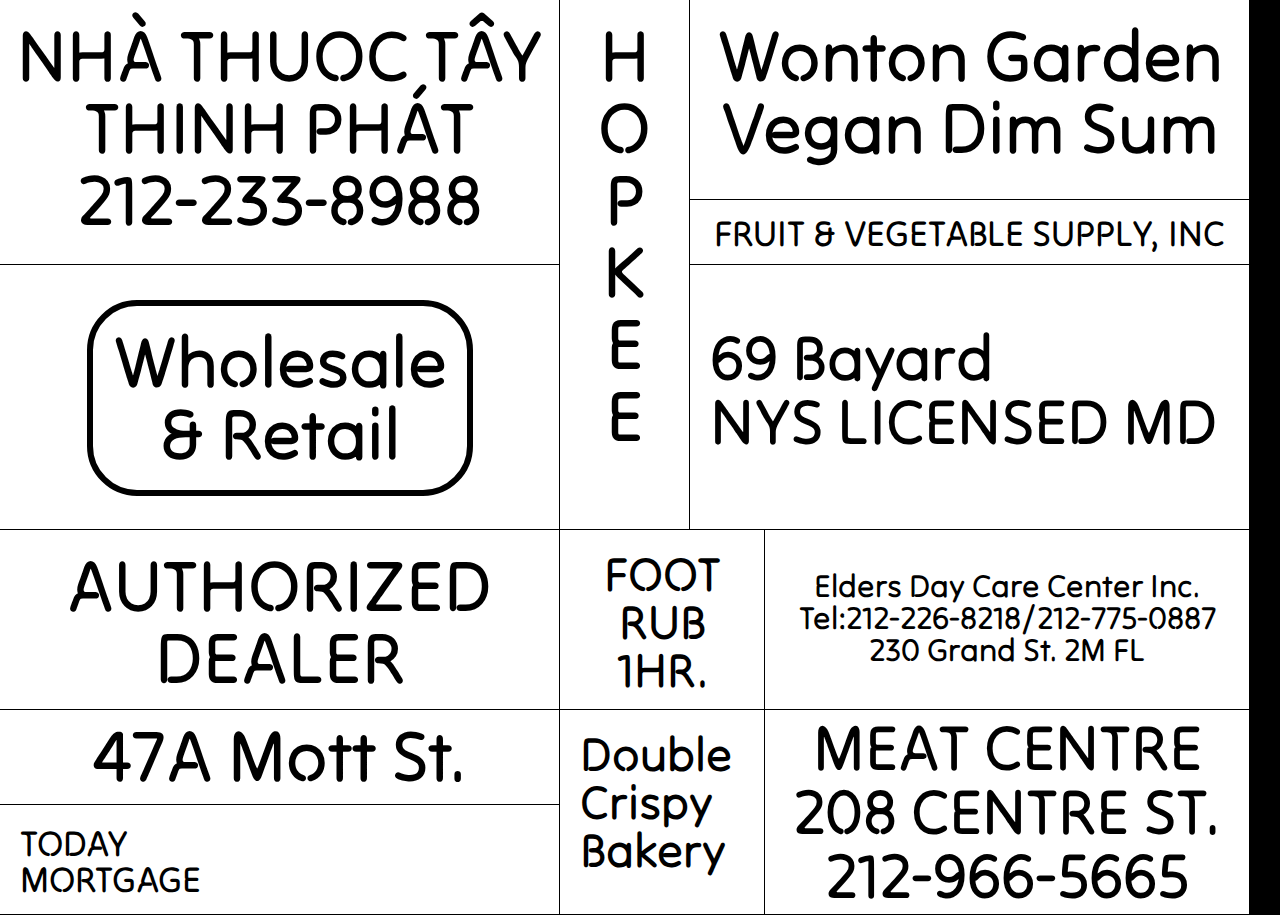
<file: prototypes/chinatown-altogether/index.html>
<!DOCTYPE html>
<html lang="en">
<head>
  <meta http-equiv="Content-Type" content="text/html; charset=UTF-8">
  <title>Tilt: Chinatown</title>
  <link rel="stylesheet" type="text/css" href="style.css">
</head>
<body>
<div class="container">
  <div class="box" style="width: 560px; height: 265px; border-bottom: 1px solid; border-right: 1px solid; text-transform: uppercase; padding-left:0; padding-right:0;">
    nhà thuOc tây<br>
    thInh phát<br>
    212-233-8988
  </div>
  <div class="box" style="width: 560px; height: 265px; border-bottom: 1px solid; border-right: 1px solid; top: 265px; padding-top: 35px;">
    <div style="display: inline-block; border: 6px solid; padding: 20px; border-radius: 50px;">
      Wholesale<br>
      & Retail
    </div>
  </div>
  <div class="box" style="width: 560px; height: 180px; border-bottom: 1px solid; border-right: 1px solid; top: 530px;">
    AUTHORIZED<br>
    DEALER
  </div>
  <div class="box" style="width: 560px; height: 95px; border-bottom: 1px solid; border-right: 1px solid; top: 710px; padding-top: 10px;">
    47A Mott St.
  </div>
  <div class="box" style="width: 560px; height: 110px; border-bottom: 1px solid; border-right: 1px solid; top: 805px; font-size: 36px; text-align: left;">
    TODAY<br>
    MORTGAGE
  </div>
  <div class="box" style="width: 130px; height: 530px; border-bottom: 1px solid; border-right: 1px solid; left: 560px;">
    H<br>O<br>P<br>K<br>E<br>E
  </div>
  <div class="box" style="width: 560px; height: 200px; border-bottom: 1px solid; border-right: 1px solid; left: 690px;">
    Wonton Garden<br>
    Vegan Dim Sum
  </div>
  <div class="box" style="width: 560px; height: 65px; border-bottom: 1px solid; border-right: 1px solid; left: 690px; top: 200px; font-size: 36px; padding-top:15px;">
    FRUIT & VEGETABLE SUPPLY, INC
  </div>
  <div class="box" style="width: 560px; height: 265px; border-bottom: 1px solid; border-right: 1px solid; left: 690px; top: 265px; font-size: 64px; padding: 60px 0 0 20px; text-align: left;">
    69 Bayard<br>
    NYS LICENSED MD
  </div>
  <div class="box" style="width: 205px; height: 180px; border-bottom: 1px solid; border-right: 1px solid; left: 560px; top: 530px; font-size: 48px;">
    FOOT<br>
    RUB<br>
    1HR.<br>
  </div>
  <div class="box" style="width: 205px; height: 205px; border-bottom: 1px solid; border-right: 1px solid; left: 560px; top: 710px; font-size: 48px; text-align: left;">
    Double<br> 
    Crispy<br>
    Bakery
  </div>
  <div class="box" style="width: 485px; height: 180px; border-bottom: 1px solid; border-right: 1px solid; left: 765px; top: 530px; font-size: 32px; padding-top: 40px;">
    Elders Day Care Center Inc.<br>
    Tel:212-226-8218/212-775-0887<br>
    230 Grand St. 2M FL
  </div>
  <div class="box" style="width: 485px; height: 205px; border-bottom: 1px solid; border-right: 1px solid; left: 765px; top: 710px;font-size: 64px; padding-top: 5px;">
    MEAT CENTRE<br>
    208 CENTRE ST.<br>
    212-966-5665
  </div>

  <!-- <div class="text" onclick="changeFont()">Quick</div> -->
</div>
<script
  src="https://code.jquery.com/jquery-3.4.1.min.js"
  integrity="sha256-CSXorXvZcTkaix6Yvo6HppcZGetbYMGWSFlBw8HfCJo="
  crossorigin="anonymous"></script>
<script src="js/script.js"></script>
</body>
</html>
</file>
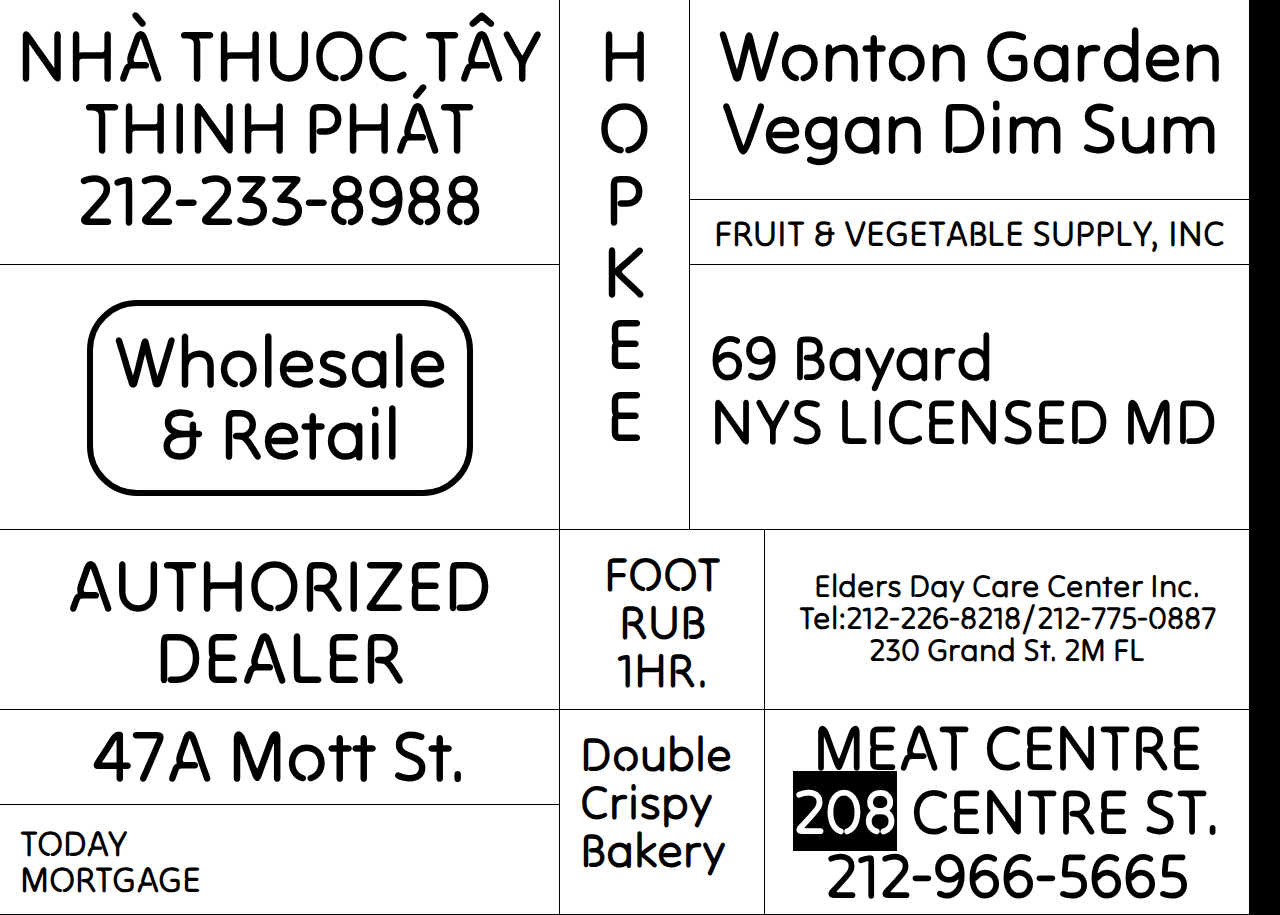
<file: prototypes/chinatown-individual/index.html>
<!DOCTYPE html>
<html lang="en">
<head>
  <meta http-equiv="Content-Type" content="text/html; charset=UTF-8">
  <title>Tilt: Chinatown</title>
  <link rel="stylesheet" type="text/css" href="style.css">
</head>
<body>
<div class="container">
  <div class="box" style="width: 560px; height: 265px; border-bottom: 1px solid; border-right: 1px solid; text-transform: uppercase; padding-left:0; padding-right:0;">
    nhà thuOc tây<br>
    thInh phát<br>
    212-233-8988
  </div>
  <div class="box" style="width: 560px; height: 265px; border-bottom: 1px solid; border-right: 1px solid; top: 265px; padding-top: 35px;">
    <div style="display: inline-block; border: 6px solid; padding: 20px; border-radius: 50px;">
      Wholesale<br>
      & Retail
    </div>
  </div>
  <div class="box" style="width: 560px; height: 180px; border-bottom: 1px solid; border-right: 1px solid; top: 530px;">
    AUTHORIZED<br>
    DEALER
  </div>
  <div class="box" style="width: 560px; height: 95px; border-bottom: 1px solid; border-right: 1px solid; top: 710px; padding-top: 10px;">
    47A Mott St.
  </div>
  <div class="box" style="width: 560px; height: 110px; border-bottom: 1px solid; border-right: 1px solid; top: 805px; font-size: 36px; text-align: left;">
    TODAY<br>
    MORTGAGE
  </div>
  <div class="box" style="width: 130px; height: 530px; border-bottom: 1px solid; border-right: 1px solid; left: 560px;">
    H<br>O<br>P<br>K<br>E<br>E
  </div>
  <div class="box" style="width: 560px; height: 200px; border-bottom: 1px solid; border-right: 1px solid; left: 690px;">
    Wonton Garden<br>
    Vegan Dim Sum
  </div>
  <div class="box" style="width: 560px; height: 65px; border-bottom: 1px solid; border-right: 1px solid; left: 690px; top: 200px; font-size: 36px; padding-top:15px;">
    FRUIT & VEGETABLE SUPPLY, INC
  </div>
  <div class="box" style="width: 560px; height: 265px; border-bottom: 1px solid; border-right: 1px solid; left: 690px; top: 265px; font-size: 64px; padding: 60px 0 0 20px; text-align: left;">
    69 Bayard<br>
    NYS LICENSED MD
  </div>
  <div class="box" style="width: 205px; height: 180px; border-bottom: 1px solid; border-right: 1px solid; left: 560px; top: 530px; font-size: 48px;">
    FOOT<br>
    RUB<br>
    1HR.<br>
  </div>
  <div class="box" style="width: 205px; height: 205px; border-bottom: 1px solid; border-right: 1px solid; left: 560px; top: 710px; font-size: 48px; text-align: left;">
    Double<br> 
    Crispy<br>
    Bakery
  </div>
  <div class="box" style="width: 485px; height: 180px; border-bottom: 1px solid; border-right: 1px solid; left: 765px; top: 530px; font-size: 32px; padding-top: 40px;">
    Elders Day Care Center Inc.<br>
    Tel:212-226-8218/212-775-0887<br>
    230 Grand St. 2M FL
  </div>
  <div class="box" style="width: 485px; height: 205px; border-bottom: 1px solid; border-right: 1px solid; left: 765px; top: 710px;font-size: 64px; padding-top: 5px;">
    MEAT CENTRE<br>
    <span style="background:#000; color:#fff;">208</span> CENTRE ST.<br>
    212-966-5665
  </div>

  <!-- <div class="text" onclick="changeFont()">Quick</div> -->
</div>
<script
  src="https://code.jquery.com/jquery-3.4.1.min.js"
  integrity="sha256-CSXorXvZcTkaix6Yvo6HppcZGetbYMGWSFlBw8HfCJo="
  crossorigin="anonymous"></script>
<script src="js/script.js"></script>
</body>
</html>
</file>
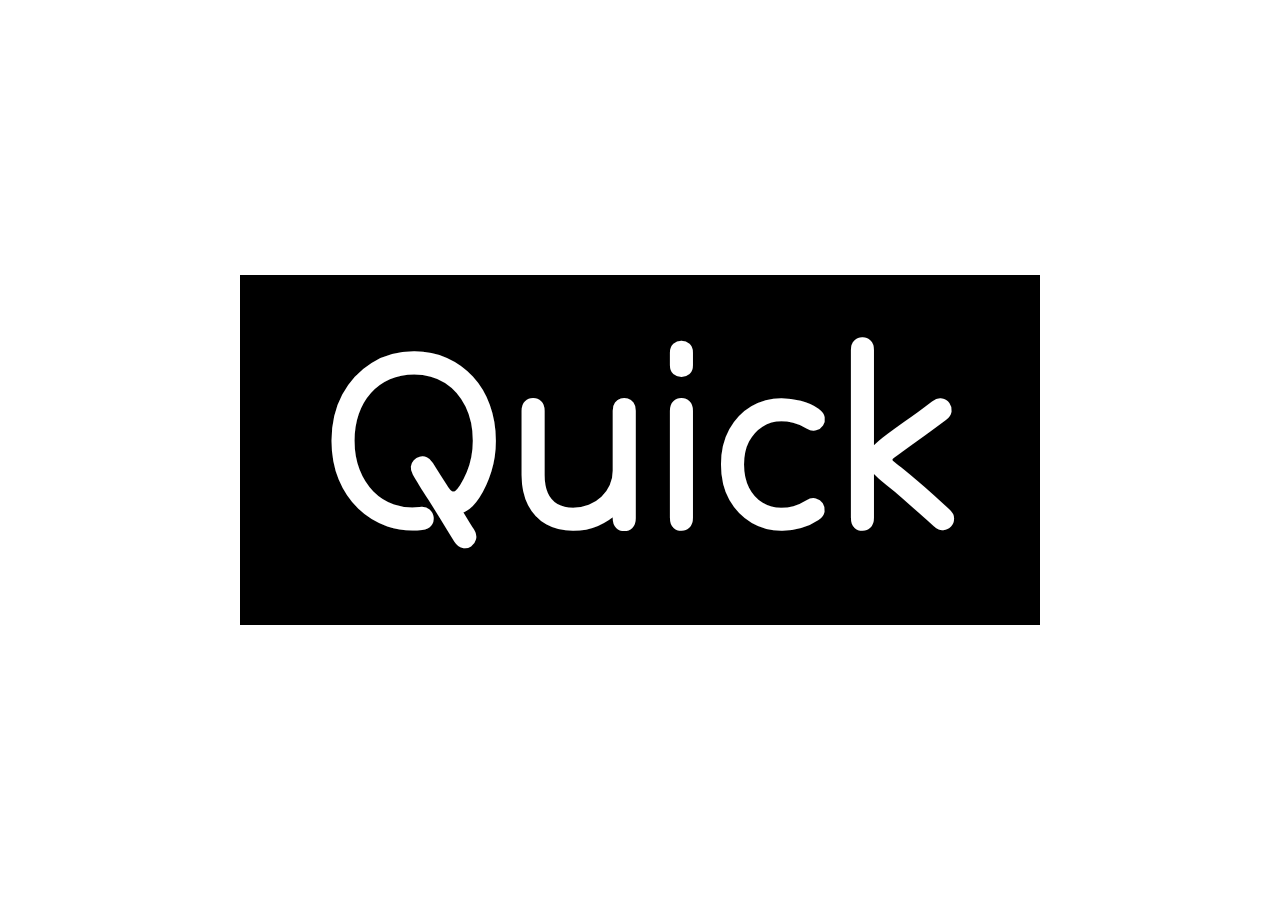
<file: prototypes/cursor-box/index.html>
<!DOCTYPE html>
<html lang="en">
<head>
  <meta http-equiv="Content-Type" content="text/html; charset=UTF-8">
  <title>Tilt Mouse Tracker with Bezier</title>
  <link rel="stylesheet" type="text/css" href="style.css">
</head>
<body>
<div class="container">
  <video class="preview" id="videoel" width="400" height="300" preload="auto" loop="" playsinline="" autoplay="">
  </video>
  <canvas class="preview" id="overlay" width="400" height="300"></canvas>
  <div class="text" onclick="changeFont()">Quick</div>
  <!-- <div class="dot"></div> -->
</div>
<script src="js/script.js"></script>
</body>
</html>
</file>
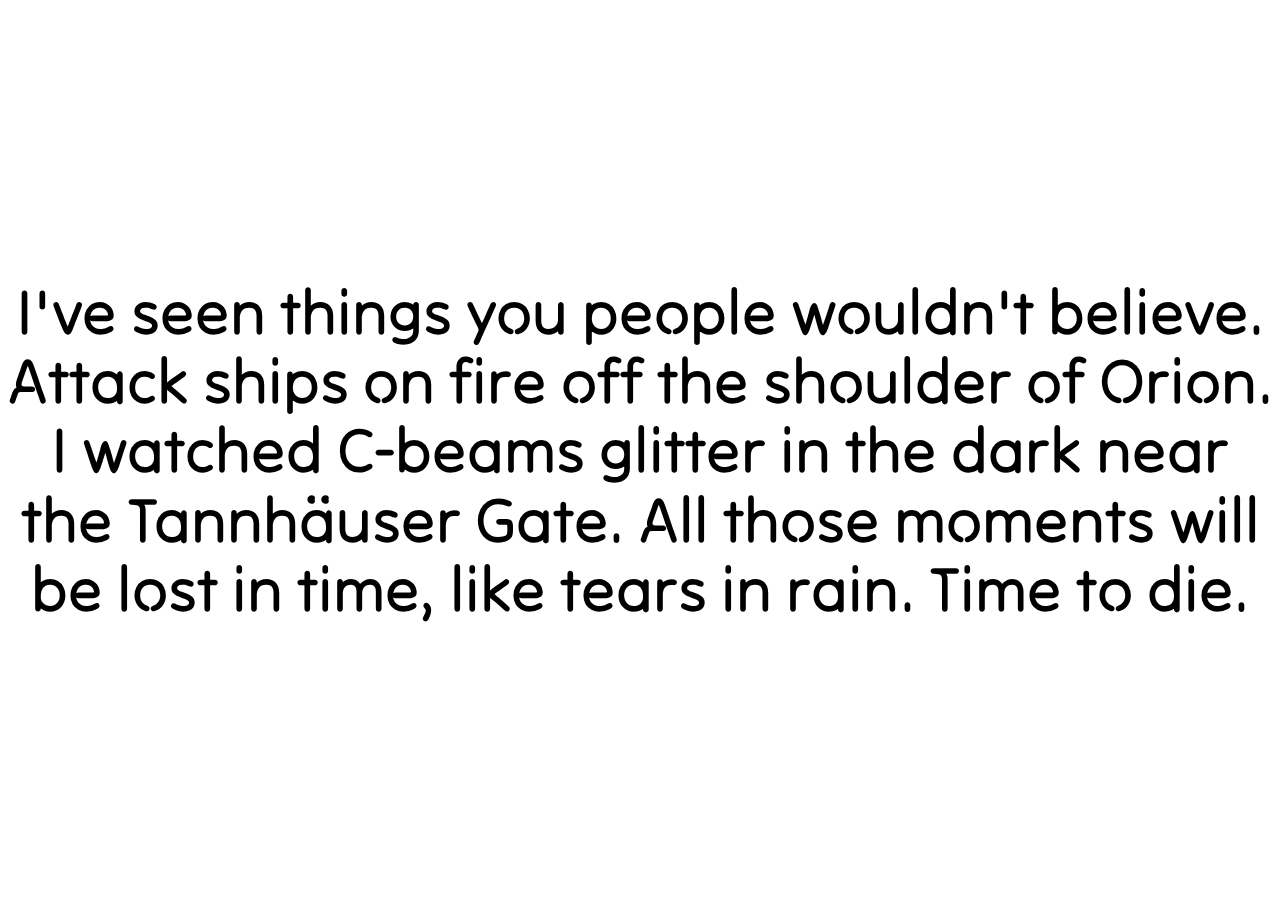
<file: prototypes/cursor-paragraph/index.html>
<!DOCTYPE html>
<html lang="en">
<head>
  <meta http-equiv="Content-Type" content="text/html; charset=UTF-8">
  <title>Tilt Mouse Tracker</title>
  <link rel="stylesheet" type="text/css" href="style.css">
</head>
<body>
<div class="container">
  <video class="preview" id="videoel" width="400" height="300" preload="auto" loop="" playsinline="" autoplay="">
  </video>
  <canvas class="preview" id="overlay" width="400" height="300"></canvas>
  <div class="text" onclick="changeFont()">
    I've seen things you people wouldn't believe.<br>
    Attack ships on fire off the shoulder of Orion.<br>
    I watched C-beams glitter in the dark near <br>the
    Tannhäuser Gate. All those moments will <br>
    be lost in time, like tears in rain. Time to die.
  </div>

<script src="js/script.js"></script>
</body>
</html>
</file>
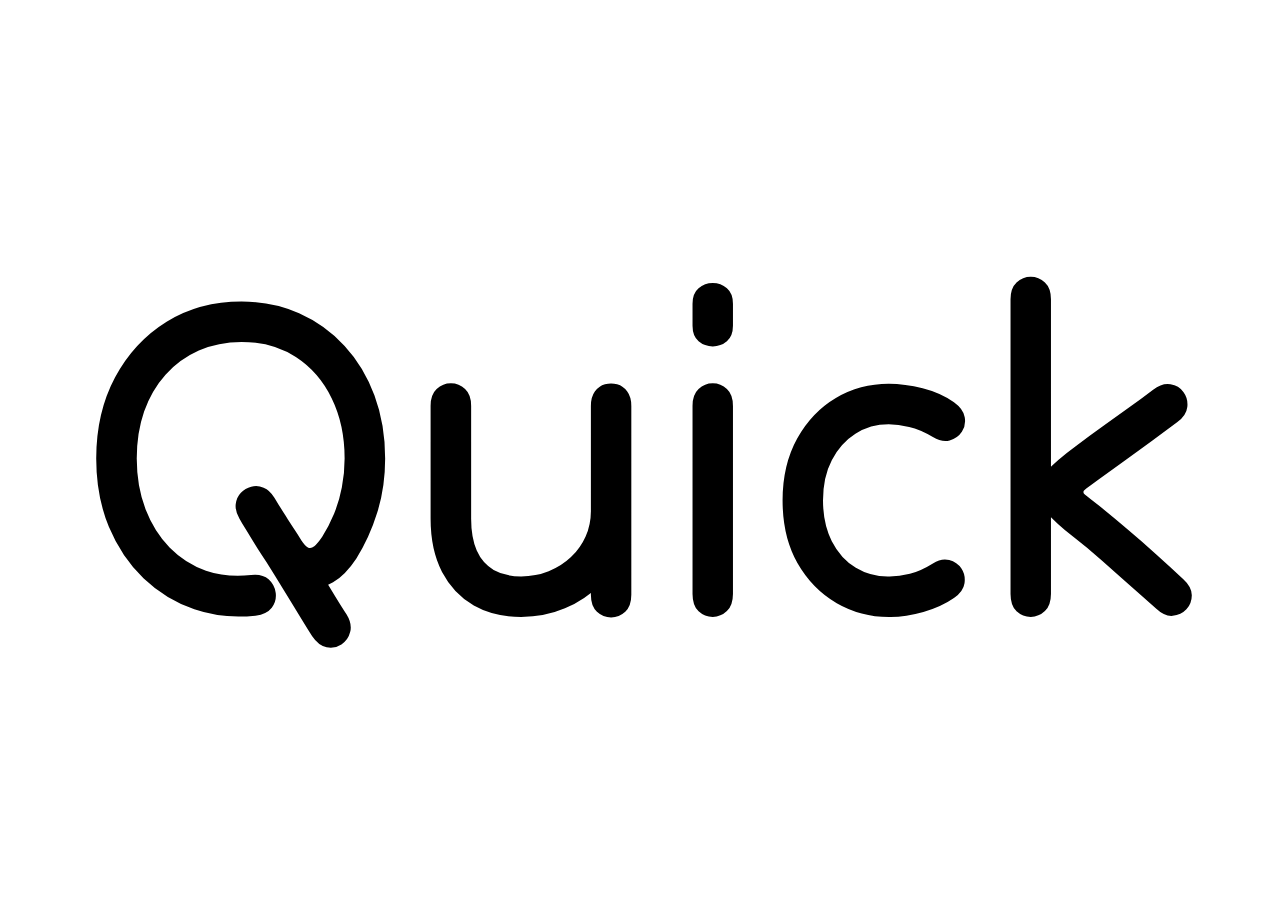
<file: prototypes/cursor/index.html>
<!DOCTYPE html>
<html lang="en">
<head>
  <meta http-equiv="Content-Type" content="text/html; charset=UTF-8">
  <title>Tilt: Cursor</title>
  <link rel="stylesheet" type="text/css" href="style.css">
</head>
<body>
<div class="container">
  <video class="preview" id="videoel" width="400" height="300" preload="auto" loop="" playsinline="" autoplay="">
  </video>
  <canvas class="preview" id="overlay" width="400" height="300"></canvas>
  <div class="text" onclick="changeFont()">Quick</div>
  <!-- <div class="dot"></div> -->
</div>

<script src="js/script.js"></script>
</body>
</html>
</file>
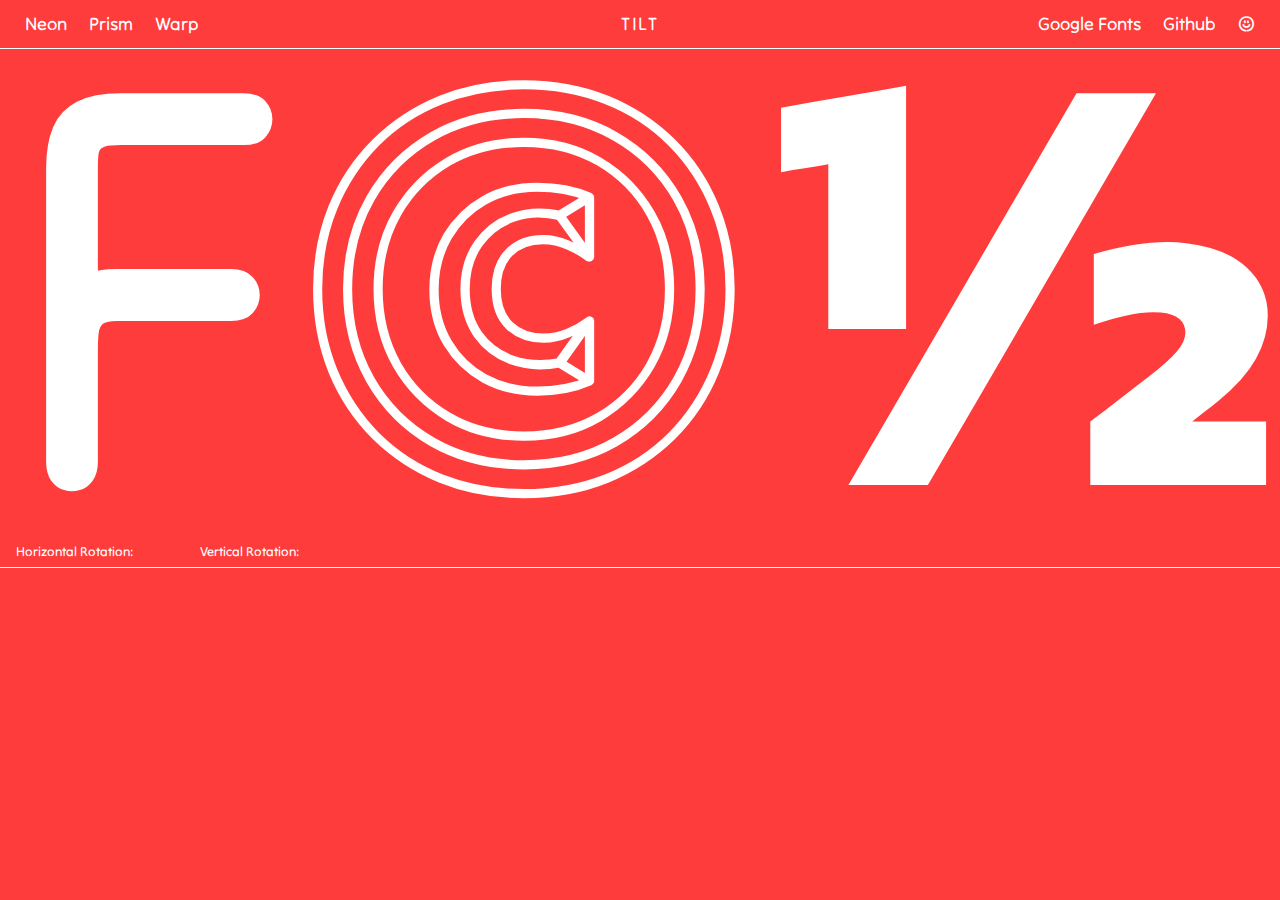
<file: prototypes/header/index.html>
<!DOCTYPE html>
<html lang="en">
<head>
  <meta http-equiv="Content-Type" content="text/html; charset=UTF-8">
  <title>Tilt: Random Chars</title>
  <link rel="stylesheet" type="text/css" href="style.css">
</head>
<body>
<nav>
  <h1>TILT</h1>
  <ul class="left">
    <li>Neon</li>
    <li>Prism</li>
    <li>Warp</li>
  </ul>
  <ul class="right">
    <li>Google Fonts</li>
    <li>Github</li>
    <li>☺</li>
  </ul>
</nav>
<div class="text" onclick="setText()">MMM</div>
<div class="hrot">Horizontal Rotation: <span class="hrot_val"></span></div>
<div class="vrot">Vertical Rotation: <span class="vrot_val"></span></div>
<svg height="100vh" width="100vw">
  <circle class="circle_1" cx="-50" cy="-50" r="8"></circle>
  <line class="line_1" x1="0" y1="0" x2="0" y2="0"></line>
  <!-- <line class="line_1" x1="0" y1="0" x2="0" y2="0" transform="translate(-100  0)"></line>
  <line class="line_1" x1="0" y1="0" x2="0" y2="0" transform="translate(-200  0)"></line>
  <line class="line_1" x1="0" y1="0" x2="0" y2="0" transform="translate(-300  0)"></line>
  <line class="line_1" x1="0" y1="0" x2="0" y2="0" transform="translate(-400  0)"></line>
  <line class="line_1" x1="0" y1="0" x2="0" y2="0" transform="translate(-500  0)"></line>
  <line class="line_1" x1="0" y1="0" x2="0" y2="0" transform="translate(-600  0)"></line>
  <line class="line_1" x1="0" y1="0" x2="0" y2="0" transform="translate(-700  0)"></line>
  <line class="line_1" x1="0" y1="0" x2="0" y2="0" transform="translate(-800  0)"></line>
  <line class="line_1" x1="0" y1="0" x2="0" y2="0" transform="translate(-900  0)"></line>
  <line class="line_1" x1="0" y1="0" x2="0" y2="0" transform="translate(-1000 0)"></line>
  <line class="line_1" x1="0" y1="0" x2="0" y2="0" transform="translate( 100  0)"></line>
  <line class="line_1" x1="0" y1="0" x2="0" y2="0" transform="translate( 200  0)"></line>
  <line class="line_1" x1="0" y1="0" x2="0" y2="0" transform="translate( 300  0)"></line>
  <line class="line_1" x1="0" y1="0" x2="0" y2="0" transform="translate( 400  0)"></line>
  <line class="line_1" x1="0" y1="0" x2="0" y2="0" transform="translate( 500  0)"></line>
  <line class="line_1" x1="0" y1="0" x2="0" y2="0" transform="translate( 600  0)"></line>
  <line class="line_1" x1="0" y1="0" x2="0" y2="0" transform="translate( 700  0)"></line>
  <line class="line_1" x1="0" y1="0" x2="0" y2="0" transform="translate( 800  0)"></line>
  <line class="line_1" x1="0" y1="0" x2="0" y2="0" transform="translate( 900  0)"></line>
  <line class="line_1" x1="0" y1="0" x2="0" y2="0" transform="translate( 1000 0)"></line>

  <line class="line_1" x1="0" y1="0" x2="0" y2="0" transform="translate(-100  100)"></line>
  <line class="line_1" x1="0" y1="0" x2="0" y2="0" transform="translate(-200  100)"></line>
  <line class="line_1" x1="0" y1="0" x2="0" y2="0" transform="translate(-300  100)"></line>
  <line class="line_1" x1="0" y1="0" x2="0" y2="0" transform="translate(-400  100)"></line>
  <line class="line_1" x1="0" y1="0" x2="0" y2="0" transform="translate(-500  100)"></line>
  <line class="line_1" x1="0" y1="0" x2="0" y2="0" transform="translate(-600  100)"></line>
  <line class="line_1" x1="0" y1="0" x2="0" y2="0" transform="translate(-700  100)"></line>
  <line class="line_1" x1="0" y1="0" x2="0" y2="0" transform="translate(-800  100)"></line>
  <line class="line_1" x1="0" y1="0" x2="0" y2="0" transform="translate(-900  100)"></line>
  <line class="line_1" x1="0" y1="0" x2="0" y2="0" transform="translate(-1000 100)"></line>
  <line class="line_1" x1="0" y1="0" x2="0" y2="0" transform="translate( 100  100)"></line>
  <line class="line_1" x1="0" y1="0" x2="0" y2="0" transform="translate( 200  100)"></line>
  <line class="line_1" x1="0" y1="0" x2="0" y2="0" transform="translate( 300  100)"></line>
  <line class="line_1" x1="0" y1="0" x2="0" y2="0" transform="translate( 400  100)"></line>
  <line class="line_1" x1="0" y1="0" x2="0" y2="0" transform="translate( 500  100)"></line>
  <line class="line_1" x1="0" y1="0" x2="0" y2="0" transform="translate( 600  100)"></line>
  <line class="line_1" x1="0" y1="0" x2="0" y2="0" transform="translate( 700  100)"></line>
  <line class="line_1" x1="0" y1="0" x2="0" y2="0" transform="translate( 800  100)"></line>
  <line class="line_1" x1="0" y1="0" x2="0" y2="0" transform="translate( 900  100)"></line>
  <line class="line_1" x1="0" y1="0" x2="0" y2="0" transform="translate( 1000 100)"></line>

  <line class="line_1" x1="0" y1="0" x2="0" y2="0" transform="translate(-100  200)"></line>
  <line class="line_1" x1="0" y1="0" x2="0" y2="0" transform="translate(-200  200)"></line>
  <line class="line_1" x1="0" y1="0" x2="0" y2="0" transform="translate(-300  200)"></line>
  <line class="line_1" x1="0" y1="0" x2="0" y2="0" transform="translate(-400  200)"></line>
  <line class="line_1" x1="0" y1="0" x2="0" y2="0" transform="translate(-500  200)"></line>
  <line class="line_1" x1="0" y1="0" x2="0" y2="0" transform="translate(-600  200)"></line>
  <line class="line_1" x1="0" y1="0" x2="0" y2="0" transform="translate(-700  200)"></line>
  <line class="line_1" x1="0" y1="0" x2="0" y2="0" transform="translate(-800  200)"></line>
  <line class="line_1" x1="0" y1="0" x2="0" y2="0" transform="translate(-900  200)"></line>
  <line class="line_1" x1="0" y1="0" x2="0" y2="0" transform="translate(-1000 200)"></line>
  <line class="line_1" x1="0" y1="0" x2="0" y2="0" transform="translate( 100  200)"></line>
  <line class="line_1" x1="0" y1="0" x2="0" y2="0" transform="translate( 200  200)"></line>
  <line class="line_1" x1="0" y1="0" x2="0" y2="0" transform="translate( 300  200)"></line>
  <line class="line_1" x1="0" y1="0" x2="0" y2="0" transform="translate( 400  200)"></line>
  <line class="line_1" x1="0" y1="0" x2="0" y2="0" transform="translate( 500  200)"></line>
  <line class="line_1" x1="0" y1="0" x2="0" y2="0" transform="translate( 600  200)"></line>
  <line class="line_1" x1="0" y1="0" x2="0" y2="0" transform="translate( 700  200)"></line>
  <line class="line_1" x1="0" y1="0" x2="0" y2="0" transform="translate( 800  200)"></line>
  <line class="line_1" x1="0" y1="0" x2="0" y2="0" transform="translate( 900  200)"></line>
  <line class="line_1" x1="0" y1="0" x2="0" y2="0" transform="translate( 1000 200)"></line>

  <line class="line_1" x1="0" y1="0" x2="0" y2="0" transform="translate(-100  300)"></line>
  <line class="line_1" x1="0" y1="0" x2="0" y2="0" transform="translate(-200  300)"></line>
  <line class="line_1" x1="0" y1="0" x2="0" y2="0" transform="translate(-300  300)"></line>
  <line class="line_1" x1="0" y1="0" x2="0" y2="0" transform="translate(-400  300)"></line>
  <line class="line_1" x1="0" y1="0" x2="0" y2="0" transform="translate(-500  300)"></line>
  <line class="line_1" x1="0" y1="0" x2="0" y2="0" transform="translate(-600  300)"></line>
  <line class="line_1" x1="0" y1="0" x2="0" y2="0" transform="translate(-700  300)"></line>
  <line class="line_1" x1="0" y1="0" x2="0" y2="0" transform="translate(-800  300)"></line>
  <line class="line_1" x1="0" y1="0" x2="0" y2="0" transform="translate(-900  300)"></line>
  <line class="line_1" x1="0" y1="0" x2="0" y2="0" transform="translate(-1000 300)"></line>
  <line class="line_1" x1="0" y1="0" x2="0" y2="0" transform="translate( 100  300)"></line>
  <line class="line_1" x1="0" y1="0" x2="0" y2="0" transform="translate( 200  300)"></line>
  <line class="line_1" x1="0" y1="0" x2="0" y2="0" transform="translate( 300  300)"></line>
  <line class="line_1" x1="0" y1="0" x2="0" y2="0" transform="translate( 400  300)"></line>
  <line class="line_1" x1="0" y1="0" x2="0" y2="0" transform="translate( 500  300)"></line>
  <line class="line_1" x1="0" y1="0" x2="0" y2="0" transform="translate( 600  300)"></line>
  <line class="line_1" x1="0" y1="0" x2="0" y2="0" transform="translate( 700  300)"></line>
  <line class="line_1" x1="0" y1="0" x2="0" y2="0" transform="translate( 800  300)"></line>
  <line class="line_1" x1="0" y1="0" x2="0" y2="0" transform="translate( 900  300)"></line>
  <line class="line_1" x1="0" y1="0" x2="0" y2="0" transform="translate( 1000 300)"></line> -->
</svg>
<script src="js/script.js"></script>
</body>
</html>
</file>
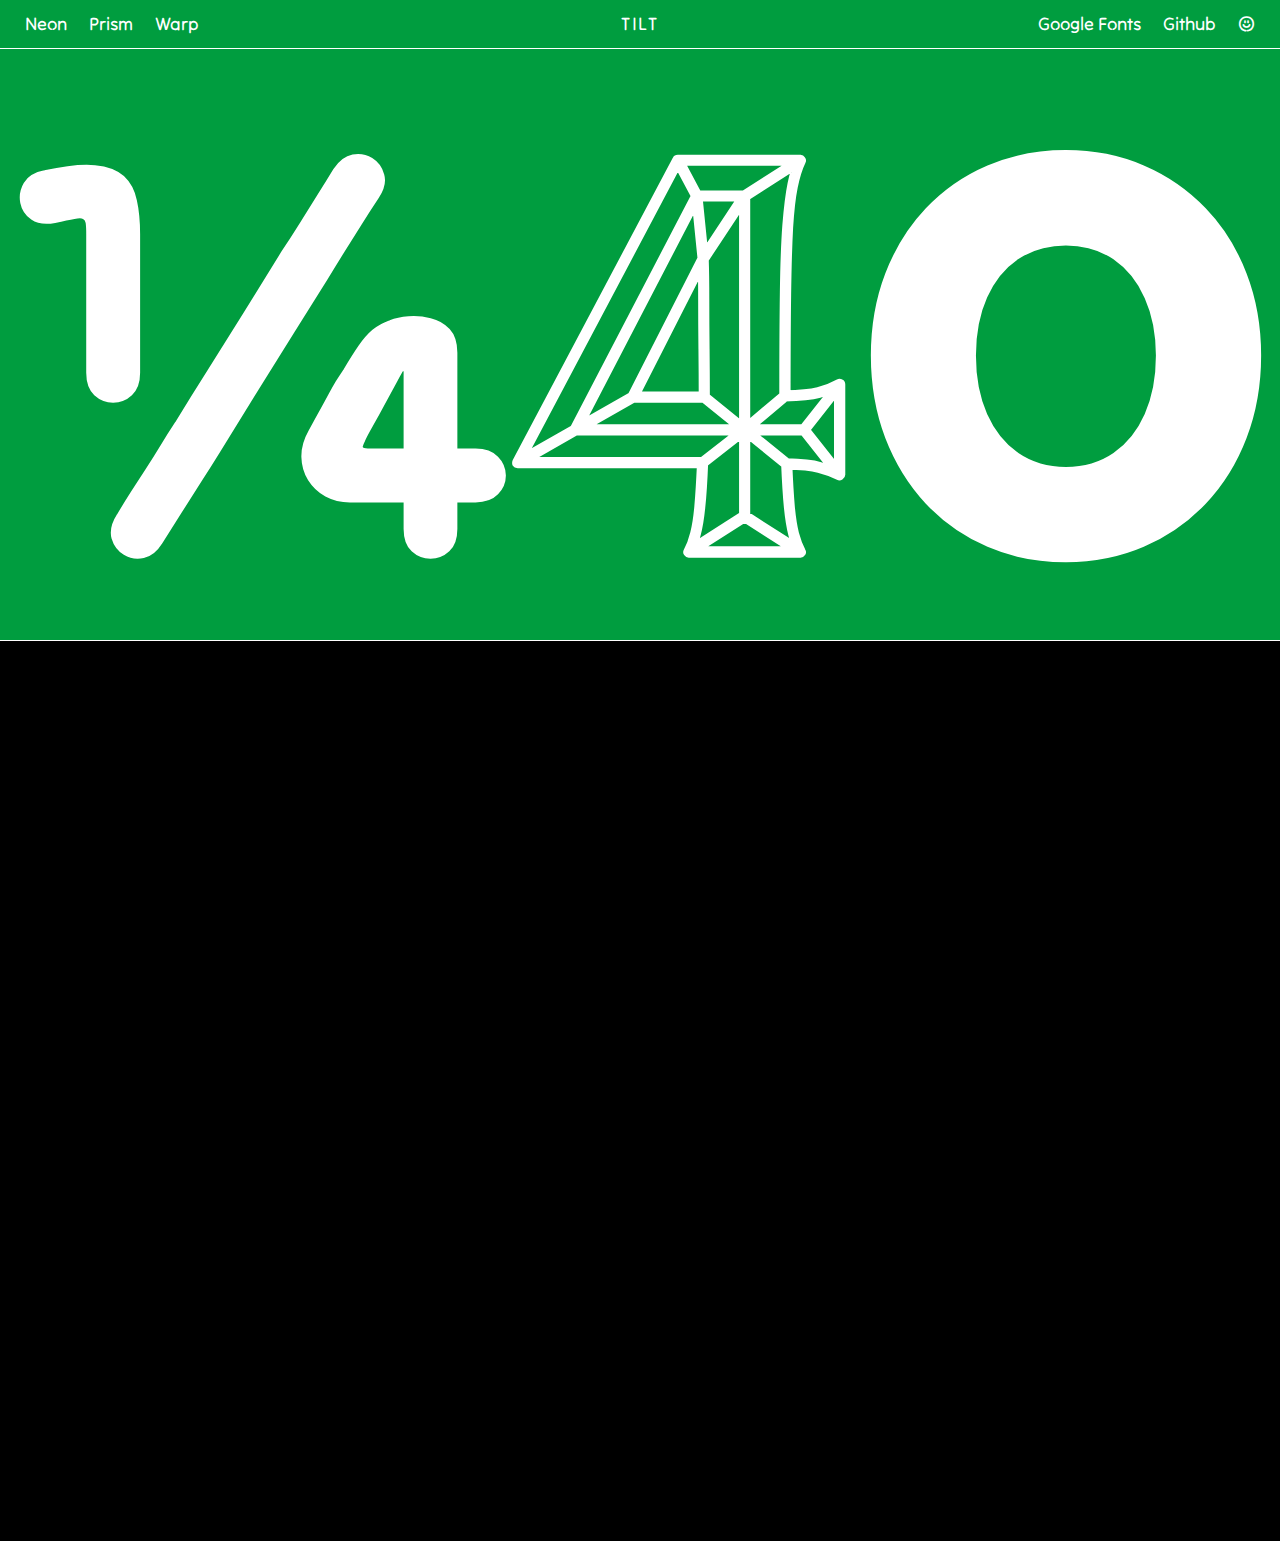
<file: prototypes/header2/index.html>
<!DOCTYPE html>
<html lang="en">
<head>
  <meta http-equiv="Content-Type" content="text/html; charset=UTF-8">
  <title>Tilt: Random Chars</title>
  <link rel="stylesheet" type="text/css" href="style.css">
</head>
<body>
<nav>
  <h1>TILT</h1>
  <ul class="left">
    <li>Neon</li>
    <li>Prism</li>
    <li>Warp</li>
  </ul>
  <ul class="right">
    <li>Google Fonts</li>
    <li>Github</li>
    <li>☺</li>
  </ul>
</nav>
<div class="container">
  <div class="text" onclick="setText()">MMM</div>
</div>
<div class="cropped">
  <div class="text2" onclick="setText()">MMM</div>
</div>
<!-- <div class="hrot">Horizontal Rotation: <span class="hrot_val"></span></div>
<div class="vrot">Vertical Rotation: <span class="vrot_val"></span></div> -->
<svg class="ui" height="100vh" width="100vw">
  <line class="line_1" x1="0" y1="0" x2="0" y2="0"/>
  <line class="line_2" x1="0" y1="0" x2="0" y2="0"/>
</svg>
<svg class="mask" height="100vh" width="100vw">
  <rect class="rect_1" x="0" y="0" width="100vw"/>
</svg>
<div class="bottom">

</div>
<script src="js/script.js"></script>
</body>
</html>
</file>
<file: prototypes/chinatown-altogether/style.css>
@font-face {
  font-family: tilt-neon;
  src: url("fonts/Tilt-Neon.ttf");
}
@font-face {
  font-family: tilt-prism;
  src: url("fonts/Tilt-Prism.ttf");
}
@font-face {
  font-family: tilt-warp;
  src: url("fonts/Tilt-Warp.ttf");
}
body {
  font-family: tilt-neon;
  margin:0;
  background-color: black;
}
.container {
  display: table;
  width: 100vw;
  height: 100vh;
}
.preview {
  position: absolute;
  left: 0;
  top:0;
}
.dot {
  position:absolute;
  width: 20px;
  height: 20px;
  margin: -10px 0 0 -10px;
  background: red;
  border-radius: 10px;
}
.text {
  display: table-cell;
  font-weight: normal;
  text-align: center;
  vertical-align: middle;
  font-size: 50vh;
  margin:0;
  cursor: pointer;
  -webkit-touch-callout: none; /* iOS Safari */
  -webkit-user-select: none; /* Safari */
   -khtml-user-select: none; /* Konqueror HTML */
     -moz-user-select: none; /* Old versions of Firefox */
      -ms-user-select: none; /* Internet Explorer/Edge */
          user-select: none; /* Non-prefixed version, currently
                                supported by Chrome, Opera and Firefox */
}
.box {
  box-sizing: border-box;
  position:absolute;
  line-height:100%;
  text-align: center;
  font-size: 72px;
  overflow: hidden;
  padding: 20px;
  background-color: white;
}
/* .box:hover {
  background-color: black;
  color: white;
} */
</file>
<file: prototypes/chinatown-individual/style.css>
@font-face {
  font-family: tilt-neon;
  src: url("fonts/Tilt-Neon.ttf");
}
@font-face {
  font-family: tilt-prism;
  src: url("fonts/Tilt-Prism.ttf");
}
@font-face {
  font-family: tilt-warp;
  src: url("fonts/Tilt-Warp.ttf");
}
body {
  font-family: tilt-neon;
  margin:0;
  background-color: black;
}
.container {
  display: table;
  width: 100vw;
  height: 100vh;
}
.preview {
  position: absolute;
  left: 0;
  top:0;
}
.dot {
  position:absolute;
  width: 20px;
  height: 20px;
  margin: -10px 0 0 -10px;
  background: red;
  border-radius: 10px;
}
.text {
  display: table-cell;
  font-weight: normal;
  text-align: center;
  vertical-align: middle;
  font-size: 50vh;
  margin:0;
  cursor: pointer;
  -webkit-touch-callout: none; /* iOS Safari */
  -webkit-user-select: none; /* Safari */
   -khtml-user-select: none; /* Konqueror HTML */
     -moz-user-select: none; /* Old versions of Firefox */
      -ms-user-select: none; /* Internet Explorer/Edge */
          user-select: none; /* Non-prefixed version, currently
                                supported by Chrome, Opera and Firefox */
}
.box {
  box-sizing: border-box;
  position:absolute;
  line-height:100%;
  text-align: center;
  font-size: 72px;
  overflow: hidden;
  padding: 20px;
  background-color:#fff;
}
/* .box:hover {
  background-color: black;
  color: white;
} */
</file>
<file: prototypes/cursor-box/style.css>
@font-face {
  font-family: tilt-neon;
  src: url("fonts/Tilt-Neon.ttf");
}
@font-face {
  font-family: tilt-prism;
  src: url("fonts/Tilt-Prism.ttf");
}
@font-face {
  font-family: tilt-warp;
  src: url("fonts/Tilt-Warp.ttf");
}
body {
  font-family: tilt-neon;
  margin:0;
}
.container {
  display: table;
  width: 100vw;
  height: 100vh;
}
.preview {
  position: absolute;
  left: 0;
  top:0;
}
.dot {
  position:absolute;
  width: 20px;
  height: 20px;
  margin: -10px 0 0 -10px;
  background: red;
  border-radius: 10px;
}
.text {
  /* display: table-cell; */
  font-weight: normal;
  text-align: center;
  vertical-align: middle;
  width: 800px;
  height: 350px;
  position: absolute;
  left: 50%;
  top: 50%;
  margin: -175px 0 0 -400px;
  background:#000;
  color: white;
  font-size: 256px;
  cursor: pointer;
  -webkit-touch-callout: none; /* iOS Safari */
  -webkit-user-select: none; /* Safari */
   -khtml-user-select: none; /* Konqueror HTML */
     -moz-user-select: none; /* Old versions of Firefox */
      -ms-user-select: none; /* Internet Explorer/Edge */
          user-select: none; /* Non-prefixed version, currently
                                supported by Chrome, Opera and Firefox */
}
</file>
<file: prototypes/cursor-paragraph/style.css>
@font-face {
  font-family: tilt-neon;
  src: url("fonts/Tilt-Neon.ttf");
}
@font-face {
  font-family: tilt-prism;
  src: url("fonts/Tilt-Prism.ttf");
}
@font-face {
  font-family: tilt-warp;
  src: url("fonts/Tilt-Warp.ttf");
}
body {
  font-family: tilt-neon;
  margin:0;
}
.container {
  display: table;
  width: 100vw;
  height: 100vh;
}
.preview {
  position: absolute;
  left: 0;
  top:0;
}
.dot {
  position:absolute;
  width: 20px;
  height: 20px;
  margin: -10px 0 0 -10px;
  background: red;
  border-radius: 10px;
}
.text {
  display: table-cell;
  font-weight: normal;
  text-align: center;
  vertical-align: middle;
  font-size: 7vh;
  margin:0;
  line-height: 1.1;
  cursor: pointer;
  -webkit-touch-callout: none; /* iOS Safari */
  -webkit-user-select: none; /* Safari */
   -khtml-user-select: none; /* Konqueror HTML */
     -moz-user-select: none; /* Old versions of Firefox */
      -ms-user-select: none; /* Internet Explorer/Edge */
          user-select: none; /* Non-prefixed version, currently
                                supported by Chrome, Opera and Firefox */
}
</file>
<file: prototypes/cursor/style.css>
@font-face {
  font-family: tilt-neon;
  src: url("fonts/Tilt-Neon.ttf");
}
@font-face {
  font-family: tilt-prism;
  src: url("fonts/Tilt-Prism.ttf");
}
@font-face {
  font-family: tilt-warp;
  src: url("fonts/Tilt-Warp.ttf");
}
body {
  font-family: tilt-neon;
  margin:0;
}
.container {
  display: table;
  width: 100vw;
  height: 100vh;
}
.preview {
  position: absolute;
  left: 0;
  top:0;
}
.dot {
  position:absolute;
  width: 20px;
  height: 20px;
  margin: -10px 0 0 -10px;
  background: red;
  border-radius: 10px;
}
.text {
  display: table-cell;
  font-weight: normal;
  text-align: center;
  vertical-align: middle;
  font-size: 50vh;
  margin:0;
  cursor: pointer;
  -webkit-touch-callout: none; /* iOS Safari */
  -webkit-user-select: none; /* Safari */
   -khtml-user-select: none; /* Konqueror HTML */
     -moz-user-select: none; /* Old versions of Firefox */
      -ms-user-select: none; /* Internet Explorer/Edge */
          user-select: none; /* Non-prefixed version, currently
                                supported by Chrome, Opera and Firefox */
}
</file>
<file: prototypes/header/style.css>
@font-face {
  font-family: tilt-neon;
  src: url("fonts/Tilt-Neon.ttf");
}
@font-face {
  font-family: tilt-prism;
  src: url("fonts/Tilt-Prism.ttf");
}
@font-face {
  font-family: tilt-warp;
  src: url("fonts/Tilt-Warp.ttf");
}
body {
  font-family: tilt-neon;
  margin:0;
  color: #fff;
  background-color: #FF3C3C;
}
.text {
  font-weight: normal;
  text-align: center;
  vertical-align: middle;
  font-size: 45vw;
  line-height: 0.8em;
  padding: 0 0 0.1em 0;
  margin:0;
  cursor: pointer;
  overflow: hidden;
  -webkit-touch-callout: none; /* iOS Safari */
  -webkit-user-select: none; /* Safari */
   -khtml-user-select: none; /* Konqueror HTML */
     -moz-user-select: none; /* Old versions of Firefox */
      -ms-user-select: none; /* Internet Explorer/Edge */
          user-select: none; /* Non-prefixed version, currently
                                supported by Chrome, Opera and Firefox */
  border-bottom: 1px solid;
}
.char-0 {
  font-family: tilt-neon;
}
.char-1 {
  font-family: tilt-prism;
}
.char-2 {
  font-family: tilt-warp;
}

nav {
  height: 48px;
  border-bottom: 1px solid;
  font-size: 18px;
  line-height: 48px;
}
nav h1 {
  position: absolute;
  width: 400px;
  top:0;
  left: 50%;
  margin: 0 0 0 -200px;
  font-size: 18px;
  font-weight: normal;
  text-align:center;
  letter-spacing: 0.1em;
  line-height: 48px;
}
nav ul {
  margin: 0;
  padding: 0;
}
nav ul.left {
  position: absolute;
  top:0;
  left:16px;
}
nav ul.right {
  position: absolute;
  top:0;
  right:16px;
}
nav ul li{
  display: inline-block;
  list-style-type: none;
  margin: 0 0.5em;
}

.hrot, .vrot{
  position: absolute;
  font-size: 13px;
  line-height: 32px;
  margin-top: -32px;
  left: 16px;
}

.vrot {
  left: 200px;
}

svg {
  position:absolute;
  top:0;
  left:0;
  pointer-events:none;
}
svg line {
  stroke:#fff;
  stroke-width:1;
}
svg circle {
  fill: #fff;
}
/* @media screen and (min-width: 1600px) {
  .text {
     font-size: 800px;
  }
} */
</file>
<file: prototypes/header2/style.css>
@font-face {
  font-family: tilt-neon;
  src: url("fonts/Tilt-Neon.ttf");
}
@font-face {
  font-family: tilt-prism;
  src: url("fonts/Tilt-Prism.ttf");
}
@font-face {
  font-family: tilt-warp;
  src: url("fonts/Tilt-Warp.ttf");
}
body {
  font-family: tilt-neon;
  margin:0;
  color: #fff;
  /* background-color: #FF3C3C; */
}
.container {
  top:0;
  height: 50vw;
  border-bottom: 1px solid;
  max-height: 900px;
  overflow: hidden;
}
.cropped {
  position:absolute;
  top:0;
  width:100%;
  height: 50vw;
  max-height: 900px;
  overflow: hidden;
  /* clip-path: inset(500px 0 0 0); */
  z-index:999;
}
.text, .text2 {
  clip-path: url(#clipping);
  position:absolute;
  width: 100%;
  top:0;
  font-weight: normal;
  text-align: center;
  vertical-align: middle;
  font-size: 45vw;
  line-height: 1.2em;
  height: 50vw;
  max-height: 900px;
  padding: 0 0 0.1em 0;
  margin:0;
  cursor: pointer;
  overflow: hidden;
  -webkit-touch-callout: none; /* iOS Safari */
  -webkit-user-select: none; /* Safari */
   -khtml-user-select: none; /* Konqueror HTML */
     -moz-user-select: none; /* Old versions of Firefox */
      -ms-user-select: none; /* Internet Explorer/Edge */
          user-select: none; /* Non-prefixed version, currently
                                supported by Chrome, Opera and Firefox */
}
.text2 {
  color: transparent;
  -webkit-text-stroke: 2px #fff;;
}
.char-0 {
  font-family: tilt-neon;
}
.char-1 {
  font-family: tilt-prism;
}
.char-2 {
  font-family: tilt-warp;
}
.bottom {
  height:100vh;
  background-color: black;
  position: absolute;
  width: 100%;
}
nav {
  position: absolute;
  width: 100%;
  height: 48px;
  border-bottom: 1px solid;
  font-size: 18px;
  line-height: 48px;
}
nav h1 {
  position: absolute;
  width: 400px;
  top:0;
  left: 50%;
  margin: 0 0 0 -200px;
  font-size: 18px;
  font-weight: normal;
  text-align:center;
  letter-spacing: 0.1em;
  line-height: 48px;
}
nav ul {
  margin: 0;
  padding: 0;
}
nav ul.left {
  position: absolute;
  top:0;
  left:16px;
}
nav ul.right {
  position: absolute;
  top:0;
  right:16px;
}
nav ul li{
  display: inline-block;
  list-style-type: none;
  margin: 0 0.5em;
}

.hrot, .vrot{
  position: absolute;
  font-size: 13px;
  line-height: 32px;
  margin-top: -32px;
  left: 16px;
}

.vrot {
  left: 200px;
}

svg.ui {
  position:absolute;
  top:0;
  left:0;
  pointer-events:none;
  z-index:999999;
}
svg.ui line {
  stroke:#fff;
  stroke-width:2;
}
svg.ui .line_2 {
  stroke-dasharray: 2,4;
}
svg.ui circle {
  fill: #fff;
}
svg.mask {
  position:absolute;
  top:0;
  pointer-events:none;
}
svg.mask rect {
  fill: #000;
}
@media screen and (min-width: 1600px) {
  .text, .text2 {
     font-size: 800px;
  }
}
</file>
<file: assets/style.css>
/* http://meyerweb.com/eric/tools/css/reset/ 
   v2.0 | 20110126
   License: none (public domain)
*/
html, body, div, span, applet, object, iframe,
h1, h2, h3, h4, h5, h6, p, blockquote, pre,
a, abbr, acronym, address, big, cite, code,
del, dfn, em, img, ins, kbd, q, s, samp,
small, strike, strong, sub, sup, tt, var,
b, u, i, center,
dl, dt, dd, ol, ul, li,
fieldset, form, label, legend,
table, caption, tbody, tfoot, thead, tr, th, td,
article, aside, canvas, details, embed,
figure, figcaption, footer, header, hgroup,
menu, nav, output, ruby, section, summary,
time, mark, audio, video {
  margin: 0;
  padding: 0;
  border: 0;
  font-size: 100%;
  font: inherit;
  vertical-align: baseline;
}

/* HTML5 display-role reset for older browsers */
article, aside, details, figcaption, figure,
footer, header, hgroup, menu, nav, section {
  display: block;
}

body {
  line-height: 1;
}

ol, ul {
  list-style: none;
}

blockquote, q {
  quotes: none;
}

blockquote:before, blockquote:after,
q:before, q:after {
  content: "";
  content: none;
}

table {
  border-collapse: collapse;
  border-spacing: 0;
}

@font-face {
  font-family: tilt-neon;
  src: url("fonts/Tilt-Neon.woff2") format("woff2");
}
@font-face {
  font-family: tilt-prism;
  src: url("fonts/Tilt-Prism.woff2") format("woff2");
}
@font-face {
  font-family: tilt-warp;
  src: url("fonts/Tilt-Warp.woff2") format("woff2");
}
@keyframes hrot {
  0% {
    font-variation-settings: "HROT" 0;
  }
  25% {
    font-variation-settings: "HROT" 45;
  }
  75% {
    font-variation-settings: "HROT" -45;
  }
  100% {
    font-variation-settings: "HROT" 0;
  }
}
/* Variables ------------------------------------------- */
button {
  background: none;
  color: inherit;
  border: none;
  padding: 0;
  font: inherit;
  cursor: pointer;
  outline: inherit;
}

:root {
  --bg:white;
}

#facecam {
  position: absolute;
  top: 0;
  left: 0;
  pointer-events: none;
  width: 100vw;
  height: 100%;
  --w:400px;
  --h:300px;
}
#facecam .svg-wrapper {
  position: absolute;
  top: 40%;
  left: 0;
  width: 100%;
  mix-blend-mode: difference;
  --stroke-color:white;
}
@media (max-width: 599px) {
  #facecam .svg-wrapper {
    left: 50%;
  }
}
#facecam .alert {
  position: absolute;
  left: 50%;
  top: 50%;
  transform: translate(-50%, -50%);
  background-color: #fff;
  color: #000;
  border: 1px solid;
  border-radius: 18px;
  font-size: 18px;
  line-height: 18px;
  padding: 8px 12px 8px 16px;
  opacity: 0;
  transition: opacity 0.3s;
  width: 184px;
  text-align: left;
}
#facecam .alert .dot-dot-dot {
  text-align: left;
  display: inline-block;
  margin-left: 1px;
  width: 0.9em;
}
#facecam .alert span::after {
  content: "...";
  display: inline-block;
  width: 0.9em;
  animation: 1s linear infinite running dotdotdot;
}
@keyframes dotdotdot {
  0% {
    content: "";
  }
  25% {
    content: ".";
  }
  50% {
    content: "..";
  }
  75% {
    content: "...";
  }
  100% {
    content: "...";
  }
}
#facecam svg {
  top: 0;
  left: 0;
  width: 100%;
  opacity: 0;
  transition: opacity 0.3s;
  position: absolute;
  transform: scaleX(-1) translateY(-50%);
}
#facecam svg polyline {
  stroke: var(--stroke-color);
  fill: none;
}
#facecam svg circle {
  stroke-width: 2px;
  stroke: black;
  fill: white;
}
@media (max-width: 599px) {
  #facecam svg {
    width: 180%;
    transform: scaleX(-1) translate(50%, -50%);
  }
}
#facecam video {
  opacity: 0;
}
#facecam canvas {
  width: 100%;
}
#facecam video, #facecam canvas {
  transform: translate(-50%, -60%) scaleX(-1);
  position: absolute;
  top: 50%;
  left: 50%;
}

html {
  scroll-behavior: smooth;
  scroll-padding-top: 48px;
}

/* Typographic defaults -------------------------------- */
* {
  -webkit-font-smoothing: antialiased;
  -moz-osx-font-smoothing: grayscale;
  box-sizing: border-box;
}

body {
  font-family: tilt-neon;
  font-size: 18px;
  line-height: 24px;
  background-color: var(--bg);
}

a {
  color: #000;
  text-decoration: none;
  border-bottom: 1px solid;
}
a:hover {
  border-bottom: 0;
}

h1 {
  text-transform: uppercase;
  letter-spacing: 0.05em;
}

h2 {
  margin: 24px 0;
  text-transform: uppercase;
}

h1, h2:not(.big) {
  letter-spacing: 0.125em;
}

p {
  margin: 24px 0;
}

.neon {
  font-family: tilt-neon;
}

.prism {
  font-family: tilt-prism;
}

.warp {
  font-family: tilt-warp;
}

i.can-your {
  display: inline-block;
  width: 12em;
  text-align: center;
  animation: hrot-vrot 2.4s infinite;
}

@keyframes hrot-vrot {
  0% {
    font-variation-settings: "HROT" 0, "VROT" 0;
  }
  25% {
    font-variation-settings: "HROT" 40, "VROT" 20;
  }
  75% {
    font-variation-settings: "HROT" -40, "VROT" -20;
  }
  100% {
    font-variation-settings: "HROT" 0, "VROT" 0;
  }
}
figure {
  border-radius: 8px;
  overflow: hidden;
}
figure img {
  display: block;
  width: 100%;
}

figcaption {
  padding-top: 8px;
  font-size: 12px;
  line-height: 14px;
}
figcaption span {
  display: inline-block;
  width: 2em;
}

/* Layouts --------------------------------------------- */
.small-only {
  display: none;
}

@media (max-width: 599px) {
  .large-only {
    display: none;
  }
  .small-only {
    display: block;
  }
}
.clearfix::after {
  content: "";
  clear: both;
  display: table;
}

nav, section.subnav {
  width: 100%;
  position: fixed;
  z-index: 999;
  height: 48px;
  border-bottom: 1px solid;
  background: var(--bg);
  text-align: center;
  line-height: 48px;
}
nav h1 a, section.subnav h1 a {
  display: inline-block;
  width: 48px;
}
@media (max-width: 599px) {
  nav h1, section.subnav h1 {
    text-align: left;
    margin: 0 16px;
  }
}
nav a, section.subnav a {
  border: 0;
}
nav a:hover, section.subnav a:hover {
  animation: hrot 1.2s infinite;
}
nav ul, section.subnav ul {
  line-height: 48px;
}
nav ul li, section.subnav ul li {
  display: inline-block;
  margin: 0 8px;
}
@media (max-width: 599px) {
  nav ul li, section.subnav ul li {
    margin: 0 4px;
  }
}
nav ul li a, section.subnav ul li a {
  display: block;
  text-align: center;
  width: 48px;
}
nav .primary, section.subnav .primary {
  position: absolute;
  left: 16px;
  top: 0;
  text-align: left;
}
@media (max-width: 599px) {
  nav .primary, section.subnav .primary {
    left: auto;
    right: 44px;
  }
}
nav .secondary, section.subnav .secondary {
  position: absolute;
  right: 72px;
  top: 0;
  text-align: right;
}
nav .secondary .google-fonts, section.subnav .secondary .google-fonts {
  width: 112px;
}
nav .secondary .github, section.subnav .secondary .github {
  width: 56px;
}
nav .tertiary, section.subnav .tertiary {
  position: absolute;
  right: 16px;
  top: 0;
  text-align: right;
}
nav .tertiary .camera, section.subnav .tertiary .camera {
  width: 24px;
}
@media (max-width: 599px) {
  nav .tertiary, section.subnav .tertiary {
    right: 8px;
  }
}

.camera.on {
  background-color: red;
  border-radius: 50%;
  height: 24px;
  line-height: 0;
  color: white;
  animation: 1s flashing forwards infinite;
}

section {
  border-bottom: 1px solid;
  background: var(--bg);
}

section.subnav {
  position: static;
  height: 96px;
}
section.subnav ul {
  width: 100vw;
  text-align: right;
  padding: 48px 16px;
}
section.subnav ul .google-fonts {
  width: 112px;
}
section.subnav ul .github {
  width: 52px;
}

section.hero {
  position: relative;
  padding-top: 48px;
  text-align: center;
  font-size: 45vw;
  line-height: 0.85em;
  cursor: pointer;
  overflow: hidden;
  -webkit-touch-callout: none; /* iOS Safari */
  -webkit-user-select: none; /* Safari */
  -khtml-user-select: none; /* Konqueror HTML */
  -moz-user-select: none; /* Old versions of Firefox */
  -ms-user-select: none; /* Internet Explorer/Edge */
  user-select: none; /* Non-prefixed version, currently
   supported by Chrome, Opera and Firefox */
  word-break: keep-all;
}
@media (max-width: 599px) {
  section.hero {
    height: min(140vw, 600px);
    padding-top: calc(40px + 0.05em);
    font-size: min(74vw, 300px);
    line-height: 0.77em;
  }
  section.hero .chars {
    display: inline-block;
    letter-spacing: -0.03em;
  }
  section.hero .char-2 {
    display: block;
  }
  section.hero > svg {
    display: none;
  }
}
section.hero .char-0 {
  font-family: tilt-neon;
}
section.hero .char-1 {
  font-family: tilt-prism;
}
section.hero .char-2 {
  font-family: tilt-warp;
}
section.hero nav {
  height: 48px;
  border-bottom: 1px solid;
  font-size: 18px;
  line-height: 48px;
}
section.hero nav h1 {
  position: absolute;
  width: 400px;
  top: 0;
  left: 50%;
  margin: 0 0 0 -200px;
  font-size: 18px;
  font-weight: normal;
  text-align: center;
  letter-spacing: 0.1em;
  line-height: 48px;
}
section.hero nav ul {
  margin: 0;
  padding: 0;
}
section.hero nav ul.left {
  position: absolute;
  top: 0;
  left: 16px;
}
section.hero nav ul.right {
  position: absolute;
  top: 0;
  right: 16px;
}
section.hero nav ul li {
  display: inline-block;
  list-style-type: none;
  margin: 0 0.5em;
}
section.hero .hrot, section.hero .vrot {
  position: absolute;
  font-size: 13px;
  line-height: 32px;
  margin-top: -32px;
  left: 16px;
}
section.hero .vrot {
  left: 200px;
}
section.hero > svg {
  position: absolute;
  top: 0;
  left: 0;
  pointer-events: none;
  opacity: 0;
  transition: opacity 0.2s;
}
section.hero svg line {
  stroke: black;
  stroke-width: 1;
}
section.hero svg circle {
  fill: #fff;
  stroke: black;
  stroke-width: 1;
}

.facecam #facecam svg {
  opacity: 1;
}

.facecam #needle {
  opacity: 0;
}

section.hero:hover svg {
  opacity: 1;
}

section.scroller {
  cursor: crosshair;
  --scroll:0;
  --vrot:0;
  font-size: 216px;
  line-height: 240px;
  overflow-y: hidden;
  overflow-x: scroll;
  white-space: nowrap;
  padding: 0 24px;
  font-variation-settings: "HROT" 0, "VROT" 0;
}
@media (max-width: 599px) {
  section.scroller {
    font-size: 120px;
    line-height: 128px;
  }
  section.scroller span {
    display: inline-block;
  }
  section.scroller span:last-of-type {
    display: inline-block;
  }
  section.scroller span:last-of-type::after {
    margin-left: 40px;
    width: 100px;
    display: inline-block;
  }
}

.hero-text {
  height: 100%;
  white-space: nowrap;
  color: black;
}

section.signs .anchor {
  position: absolute;
  margin-top: 1px;
}
section.signs div {
  float: left;
}
section.signs .sign {
  position: relative;
  overflow: hidden;
  cursor: crosshair;
}
section.signs .sign .inner {
  position: absolute;
  top: 50%;
  left: 50%;
  margin-right: -50%;
  transform: translate(-50%, -50%);
  font-size: 3.33vw;
}
section.signs .sign .inner div {
  float: none;
  text-align: center;
}
section.signs .sign p {
  margin: 0;
  text-align: center;
  line-height: 105%;
}
section.signs .sign p.xxs {
  font-size: 2.5vw;
}
section.signs .sign p.xs {
  font-size: 3.33vw;
}
section.signs .sign p.s {
  font-size: 4.44vw;
}
section.signs .sign p.m {
  font-size: 5vw;
}
section.signs .sign p.l {
  font-size: 6.67vw;
}
section.signs .sign p.xl {
  font-size: 10vw;
}
section.signs .sign p.xxl {
  font-size: 11.11vw;
}
section.signs .sign p.xxxl {
  font-size: 13vw;
}
section.signs .b1 {
  border-bottom: 1px solid;
}
section.signs .col-half {
  width: 50vw;
}
section.signs .col-quarter {
  width: 25vw;
}
section.signs .nha-hang-tan-the-gioi {
  width: 50vw;
  height: 40vw;
  border-bottom: 1px solid;
  border-right: 1px solid;
}
section.signs .nha-hang-tan-the-gioi .oval {
  margin: 0.7em 0 0.7em 0;
}
section.signs .nha-hang-tan-the-gioi .oval p {
  display: inline-block;
  border: 0.075em solid;
  border-radius: 100%;
  margin: 0 auto;
  padding: 0.1em 0.3em;
}
section.signs .nha-hang-tan-the-gioi p.xs {
  letter-spacing: 0.02em;
}
@media (max-width: 599px) {
  section.signs .nha-hang-tan-the-gioi {
    width: 100vw;
    height: 90vw;
    border-right: none;
  }
  section.signs .nha-hang-tan-the-gioi .inner {
    transform-origin: 0 0;
    transform: translate(-125%, -125%) scale(2.5);
  }
}
section.signs .new-york-boston {
  width: 25vw;
  height: 20vw;
  border-right: 1px solid;
}
section.signs .twenty-four-hrs {
  width: 25vw;
  height: 10vw;
  border-right: 1px solid;
  border-bottom: 1px solid;
}
section.signs .twenty-four-hrs p {
  border: 0.075em solid;
  border-radius: 0.2em;
  padding: 0.1em 0.2em;
}
@media (max-width: 599px) {
  section.signs .twenty-four-hrs {
    width: 50vw;
    height: 45vw;
    border-right: none;
  }
  section.signs .twenty-four-hrs .inner {
    transform-origin: 0 0;
    transform: translate(-125%, -125%) scale(2.5);
  }
}
section.signs .back-rub {
  width: 25vw;
  height: 10vw;
  border-right: 1px solid;
}
section.signs .back-rub p {
  display: inline-block;
}
section.signs .back-rub p.heart {
  position: relative;
  top: -0.5em;
  padding: 0 0.125em;
}
@media (max-width: 599px) {
  section.signs .back-rub {
    width: 100vw;
    height: 40vw;
    border-right: none;
    border-bottom: 1px solid;
  }
  section.signs .back-rub .inner {
    height: 6.6666666667vw;
    transform-origin: 0 0;
    transform: translate(-200%, -200%) scale(4);
  }
}
section.signs .prosperity {
  position: absolute;
  width: 33.3333333333vw;
  height: 13.3333333333vw;
  border-right: 1px solid;
  border-bottom: 1px solid;
  background-color: var(--bg);
}
section.signs .prosperity .inner {
  width: 100%;
  height: 100%;
}
section.signs .prosperity .inner .xs {
  position: absolute;
  width: 100%;
  height: 100%;
}
section.signs .prosperity .inner .xs span {
  position: relative;
  display: inline-block;
  letter-spacing: 0.05em;
  transform-origin: 0% 0%;
}
section.signs .prosperity .inner .xs .path-1 {
  top: 21.515625%;
  transform: rotate(-15.75deg);
}
section.signs .prosperity .inner .xs .path-2 {
  top: 17.9270833333%;
  transform: rotate(-10.44deg);
}
section.signs .prosperity .inner .xs .path-3 {
  top: 14.9635416667%;
  transform: rotate(-5.9deg);
}
section.signs .prosperity .inner .xs .path-4 {
  top: 13.0989583333%;
  transform: rotate(-2.37deg);
}
section.signs .prosperity .inner .xs .path-5 {
  top: 12.5%;
  transform: rotate(0.56deg);
}
section.signs .prosperity .inner .xs .path-6 {
  top: 12.65625%;
  transform: rotate(3.43deg);
}
section.signs .prosperity .inner .xs .path-7 {
  top: 13.4947916667%;
  transform: rotate(6.73deg);
}
section.signs .prosperity .inner .xs .path-8 {
  top: 15.390625%;
  transform: rotate(9.59deg);
}
section.signs .prosperity .inner .xs .path-9 {
  top: 16.6041666667%;
  transform: rotate(12.7deg);
}
section.signs .prosperity .inner .xs .path-10 {
  top: 19.5625%;
  transform: rotate(18.56deg);
}
section.signs .prosperity .inner .xs .path-11 {
  top: 54.4166666667%;
  transform: rotate(14.79deg);
}
section.signs .prosperity .inner .xs .path-12 {
  top: 58.671875%;
  transform: rotate(8.77deg);
}
section.signs .prosperity .inner .xs .path-13 {
  top: 61.3541666667%;
  transform: rotate(3.93deg);
}
section.signs .prosperity .inner .xs .path-14 {
  top: 62.6666666667%;
  transform: rotate(-0.07deg);
}
section.signs .prosperity .inner .xs .path-15 {
  top: 62.625%;
  transform: rotate(-3.15deg);
}
section.signs .prosperity .inner .xs .path-16 {
  top: 61.75%;
  transform: rotate(-5.68deg);
}
section.signs .prosperity .inner .xs .path-17 {
  top: 61.2552083333%;
  transform: rotate(-9.1deg);
}
section.signs .prosperity .inner .xs .path-18 {
  top: 58.5677083333%;
  transform: rotate(-15.31deg);
}
section.signs .prosperity .inner .xs .symbols {
  top: 37.5%;
}
section.signs .prosperity .inner .xs .line {
  overflow-y: hidden;
  height: 0.1em;
  border-radius: 0.1em;
  top: 27.6041666667%;
  box-shadow: 0 0.1em 0 0 #000;
}
@media (max-width: 599px) {
  section.signs .prosperity {
    position: relative;
    width: 100vw;
    height: 50vw;
    padding: 16px 0;
    border-top: 1px solid;
    border-right: none;
    border-bottom: none;
  }
  section.signs .prosperity .inner {
    transform-origin: 0 0;
  }
  section.signs .prosperity .inner .xs {
    font-size: 13vw;
  }
  section.signs .prosperity .inner .xs .symbols:not(.line) {
    display: none;
  }
}
section.signs .col-hopkee {
  width: 10.5vw;
  border-right: 1px solid;
  height: 60vw;
}
section.signs .hopkee {
  width: 10.5vw;
  height: 46.6666666667vw;
  margin-top: 13.3333333333vw;
}
section.signs .hopkee p.l {
  word-break: break-all;
  line-height: 95%;
}
section.signs .col-hok-shan {
  width: 39.5vw;
}
section.signs .col-hok-shan-top {
  width: 39.5vw;
  height: 30vw;
  border-bottom: 1px solid;
}
section.signs .col-key {
  width: 22.8333333333vw;
  height: 30vw;
}
section.signs .key {
  width: 22.8333333333vw;
  margin-top: 13.3333333333vw;
  height: 16.6666666667vw;
  border-right: 1px solid;
}
@media (max-width: 599px) {
  section.signs .key {
    margin-top: 0;
    width: 50vw;
    height: 45vw;
    border-right: none;
  }
  section.signs .key .inner {
    transform-origin: 0 0;
    transform: translate(-100%, -100%) scale(2);
  }
}
section.signs .four-choices {
  width: 16.6666666667vw;
  height: 30vw;
}
section.signs .four-choices p.dollar {
  margin: 0 0 0.125em 0;
}
@media (max-width: 599px) {
  section.signs .four-choices {
    width: 50vw;
    height: 90vw;
    border-right: 1px solid;
  }
  section.signs .four-choices .inner {
    transform-origin: 0 0;
    transform: translate(-150%, -150%) scale(3);
  }
}
section.signs .hok-shan-building {
  width: 39.5vw;
  height: 30vw;
}
section.signs .hok-shan-building .circle {
  margin: 0.3em 0;
}
section.signs .hok-shan-building .circle p {
  display: inline-block;
  border: 0.08em solid;
  border-radius: 100%;
  padding: 0 0.2em;
  line-height: 1.44em;
  margin: 0 0.125em;
}
section.signs .grand-central {
  width: 75vw;
  height: 18.3333333333vw;
  border-right: 1px solid;
  border-bottom: 1px solid;
}
section.signs .grand-central p {
  letter-spacing: 0.15em;
}
@media (max-width: 599px) {
  section.signs .grand-central {
    width: 100vw;
    height: 60vw;
    border-right: none;
    border-bottom: 1px solid;
  }
  section.signs .grand-central p {
    line-height: 95%;
    letter-spacing: 0.05em;
  }
  section.signs .grand-central .inner {
    transform-origin: 0 0;
    transform: translate(-125%, -125%) scale(2.5);
  }
}
section.signs .thirty {
  width: 25vw;
  height: 18.3333333333vw;
  border-bottom: 1px solid;
}
section.signs .thirty p.track {
  letter-spacing: 0.05em;
}
section.signs .thirty p.num {
  line-height: 0.9em;
}
@media (max-width: 599px) {
  section.signs .thirty {
    width: 50vw;
    height: 50vw;
    border-right: 1px solid;
    border-bottom: 0;
  }
  section.signs .thirty .inner {
    transform-origin: 0 0;
    transform: translate(-125%, -125%) scale(2.5);
  }
}
section.signs .pershing {
  width: 100vw;
  height: 8.3333333333vw;
  border-bottom: 1px solid;
}
section.signs .pershing p {
  letter-spacing: 0.2em;
}
@media (max-width: 599px) {
  section.signs .pershing {
    width: 100vw;
    height: 50vw;
    border-right: none;
    border-bottom: none;
  }
  section.signs .pershing .inner {
    transform-origin: 0 0;
    transform: translate(-125%, -125%) scale(2.5);
  }
  section.signs .pershing p {
    letter-spacing: 0.05em;
  }
}
section.signs .time {
  width: 25vw;
  height: 10vw;
  border-right: 1px solid;
  border-bottom: 1px solid;
}
section.signs .time p {
  letter-spacing: 0.15em;
}
section.signs .trk {
  width: 25vw;
  height: 10vw;
  border-right: 1px solid;
  border-bottom: 1px solid;
}
section.signs .trk p {
  letter-spacing: 0.15em;
}
section.signs .bowery-savings {
  width: 50vw;
  height: 33.3333333333vw;
  border-right: 1px solid;
}
section.signs .bowery-savings .inner {
  height: 100%;
}
section.signs .bowery-savings p.bowery {
  width: 200%;
  height: 100%;
  margin-left: -50%;
  text-align: center;
}
section.signs .bowery-savings p.bowery span {
  position: relative;
  display: inline-block;
  line-height: 100%;
}
section.signs .bowery-savings p.bowery .arc-1 {
  left: 7.7159722222%;
  top: 62%;
  transform: rotate(-86.24deg);
}
@media (max-width: 599px) {
  section.signs .bowery-savings p.bowery .arc-1 {
    left: 18vw;
    top: 53vw;
    transform: rotate(-92.96deg);
  }
}
section.signs .bowery-savings p.bowery .arc-2 {
  left: 5.3041666667%;
  top: 53.46%;
  transform: rotate(-77.67deg);
}
@media (max-width: 599px) {
  section.signs .bowery-savings p.bowery .arc-2 {
    left: 11vw;
    top: 45vw;
    transform: rotate(-81.29deg);
  }
}
section.signs .bowery-savings p.bowery .arc-3 {
  left: 3.3194444444%;
  top: 45.16%;
  transform: rotate(-69deg);
}
@media (max-width: 599px) {
  section.signs .bowery-savings p.bowery .arc-3 {
    left: 6vw;
    top: 37vw;
    transform: rotate(-69.4deg);
  }
}
section.signs .bowery-savings p.bowery .arc-4 {
  left: 2.4354166667%;
  top: 35.06%;
  transform: rotate(-57.74deg);
}
@media (max-width: 599px) {
  section.signs .bowery-savings p.bowery .arc-4 {
    left: 4vw;
    top: 28vw;
    transform: rotate(-54.01deg);
  }
}
section.signs .bowery-savings p.bowery .arc-5 {
  left: 1.2881944444%;
  top: 27.68%;
  transform: rotate(-49.16deg);
}
@media (max-width: 599px) {
  section.signs .bowery-savings p.bowery .arc-5 {
    left: 2vw;
    top: 22vw;
    transform: rotate(-41.51deg);
  }
}
section.signs .bowery-savings p.bowery .arc-6 {
  left: 0.0743055556%;
  top: 20.54%;
  transform: rotate(-38.54deg);
}
@media (max-width: 599px) {
  section.signs .bowery-savings p.bowery .arc-6 {
    left: 0;
    top: 17vw;
    transform: rotate(-25.89deg);
  }
}
section.signs .bowery-savings p.bowery .arc-7 {
  left: -0.5%;
  top: 15.12%;
  transform: rotate(-28.67deg);
}
@media (max-width: 599px) {
  section.signs .bowery-savings p.bowery .arc-7 {
    left: -0.5vw;
    top: 14vw;
    transform: rotate(-12deg);
  }
}
section.signs .bowery-savings p.bowery .arc-8 {
  left: -0.6770833333%;
  top: 11.65%;
  transform: rotate(-20.78deg);
}
@media (max-width: 599px) {
  section.signs .bowery-savings p.bowery .arc-8 {
    left: 0;
    top: 13vw;
    transform: rotate(-0.75deg);
  }
}
section.signs .bowery-savings p.bowery .arc-9 {
  left: -1.0479166667%;
  top: 9.44%;
  transform: rotate(-12.55deg);
}
@media (max-width: 599px) {
  section.signs .bowery-savings p.bowery .arc-9 {
    left: 0;
    top: 13.8vw;
    transform: rotate(11.11deg);
  }
}
section.signs .bowery-savings p.bowery .arc-10 {
  left: 0.0652777778%;
  top: 8.06%;
  transform: rotate(-1.55deg);
}
@media (max-width: 599px) {
  section.signs .bowery-savings p.bowery .arc-10 {
    left: 1.5vw;
    top: 17vw;
    transform: rotate(26.55deg);
  }
}
section.signs .bowery-savings p.bowery .arc-11 {
  left: 0.1215277778%;
  top: 8.43%;
  transform: rotate(6.18deg);
}
@media (max-width: 599px) {
  section.signs .bowery-savings p.bowery .arc-11 {
    left: 1vw;
    top: 21.5vw;
    transform: rotate(38.07deg);
  }
}
section.signs .bowery-savings p.bowery .arc-12 {
  left: -0.2423611111%;
  top: 9.88%;
  transform: rotate(14.51deg);
}
@media (max-width: 599px) {
  section.signs .bowery-savings p.bowery .arc-12 {
    left: -1vw;
    top: 27vw;
    transform: rotate(50.58deg);
  }
}
section.signs .bowery-savings p.bowery .arc-13 {
  left: -0.3055555556%;
  top: 11.93%;
  transform: rotate(21.21deg);
}
@media (max-width: 599px) {
  section.signs .bowery-savings p.bowery .arc-13 {
    left: -3vw;
    top: 32vw;
    transform: rotate(59.85deg);
  }
}
section.signs .bowery-savings p.bowery .arc-14 {
  left: -0.4534722222%;
  top: 14.89%;
  transform: rotate(28.25deg);
}
@media (max-width: 599px) {
  section.signs .bowery-savings p.bowery .arc-14 {
    left: -6vw;
    top: 39vw;
    transform: rotate(69.49deg);
  }
}
section.signs .bowery-savings p.bowery .arc-15 {
  left: -0.9055555556%;
  top: 19.93%;
  transform: rotate(37.71deg);
}
@media (max-width: 599px) {
  section.signs .bowery-savings p.bowery .arc-15 {
    left: -11.8vw;
    top: 47vw;
    transform: rotate(82.62deg);
  }
}
section.signs .bowery-savings p.bowery .arc-16 {
  left: -1.4715277778%;
  top: 25.66%;
  transform: rotate(46.04deg);
}
@media (max-width: 599px) {
  section.signs .bowery-savings p.bowery .arc-16 {
    left: -18.5vw;
    top: 55vw;
    transform: rotate(94.11deg);
  }
}
section.signs .bowery-savings p.bowery .arc-17 {
  left: -1.6763888889%;
  top: 34.44%;
  transform: rotate(57.11deg);
}
section.signs .bowery-savings p.bowery .arc-18 {
  left: -3.0875%;
  top: 42.16%;
  transform: rotate(66deg);
}
section.signs .bowery-savings p.bowery .arc-19 {
  left: -5.0736111111%;
  top: 51.29%;
  transform: rotate(75.49deg);
}
section.signs .bowery-savings p.bowery .arc-20 {
  left: -7.5618055556%;
  top: 60.41%;
  transform: rotate(84.7deg);
}
@media (max-width: 599px) {
  section.signs .bowery-savings p.bowery .arc-17, section.signs .bowery-savings p.bowery .arc-18, section.signs .bowery-savings p.bowery .arc-19, section.signs .bowery-savings p.bowery .arc-20 {
    display: none;
  }
}
section.signs .bowery-savings .inner p.save {
  line-height: 0.9em;
  margin-top: 2.2em;
}
@media (max-width: 599px) {
  section.signs .bowery-savings {
    width: 100vw;
    height: 87.5vw;
    border-top: 1px solid;
    border-right: none;
    border-bottom: 1px solid;
  }
  section.signs .bowery-savings .break-mobile {
    display: block;
  }
  section.signs .bowery-savings br.remove-mobile {
    display: none;
  }
  section.signs .bowery-savings p.s, section.signs .bowery-savings p.m {
    font-size: 12vw;
  }
  section.signs .bowery-savings .inner {
    transform-origin: 0 0;
  }
  section.signs .bowery-savings .inner p.save {
    margin-top: 2.75em;
  }
}
section.signs .nypl {
  width: 50vw;
  height: 20vw;
  border-bottom: 1px solid;
}
section.signs .nypl p.text {
  line-height: 0.95em;
}
section.signs .restroom {
  width: 50vw;
  height: 10vw;
  border-bottom: 1px solid;
}
@media (max-width: 599px) {
  section.signs .restroom {
    width: 100vw;
    height: 25vw;
    border-right: none;
    border-bottom: 1px solid;
  }
  section.signs .restroom .inner {
    transform-origin: 0 0;
    transform: translate(-137.5%, -137.5%) scale(2.75);
  }
}
section.signs .fourty-second {
  width: 25vw;
  height: 13.3333333333vw;
  border-right: 1px solid;
}
@media (max-width: 599px) {
  section.signs .fourty-second {
    width: 50vw;
    height: 25vw;
    border-right: none;
    border-bottom: 1px solid;
  }
  section.signs .fourty-second .inner {
    transform-origin: 0 0;
    transform: translate(-125%, -125%) scale(2.5);
  }
}
section.signs .east {
  width: 25vw;
  height: 13.3333333333vw;
}
@media (max-width: 599px) {
  section.signs .east {
    width: 50vw;
    height: 25vw;
    border-right: none;
  }
  section.signs .east .inner {
    transform-origin: 0 0;
    transform: translate(-125%, -125%) scale(2.5);
  }
}
section.signs .dont-block {
  width: 50vw;
  height: 40vw;
  border-right: 1px solid;
  border-bottom: 1px solid;
}
section.signs .dont-block .inner p {
  line-height: 1em;
}
section.signs .dont-block .inner svg {
  display: block;
  width: 33vw;
  height: 15vw;
  margin: 0.5em auto;
}
section.signs .dont-block .inner svg rect {
  fill: transparent;
  stroke-width: 0.4em;
  stroke: #000;
}
section.signs .dont-block .inner svg line {
  stroke: #000;
  stroke-width: 0.2em;
}
@media (max-width: 599px) {
  section.signs .dont-block {
    width: 100vw;
    height: 116.6666666667vw;
    border-right: none;
    border-bottom: 1px solid;
  }
  section.signs .dont-block .inner {
    transform-origin: 0 0;
    transform: translate(-150%, -150%) scale(3);
  }
  section.signs .dont-block .inner svg {
    height: 12.5vw;
  }
}
section.signs .holland-tunnel {
  width: 50vw;
  height: 18.3333333333vw;
  border-right: 1px solid;
  border-bottom: 1px solid;
}
section.signs .holland-tunnel .inner p {
  line-height: 1em;
  letter-spacing: 0.2em;
}
@media (max-width: 599px) {
  section.signs .holland-tunnel {
    width: 100vw;
    height: 40vw;
    border-right: none;
    border-bottom: 1px solid;
  }
  section.signs .holland-tunnel .inner {
    transform-origin: 0 0;
    transform: translate(-125%, -125%) scale(2.5);
  }
  section.signs .holland-tunnel .inner p {
    letter-spacing: 0.05em;
  }
}
section.signs .parking-tax {
  width: 28.8333333333vw;
  height: 15vw;
  border-right: 1px solid;
}
section.signs .parking-tax .inner p {
  line-height: 1em;
}
section.signs .metered-parking {
  width: 21.1666666667vw;
  height: 15vw;
  border-right: 1px solid;
}
section.signs .metered-parking p {
  display: inline-block;
}
section.signs .metered-parking p.text {
  text-align: left;
  line-height: 0.95em;
  position: relative;
  top: -0.2em;
}
section.signs .col-max-veh {
  width: 16.6666666667vw;
}
section.signs .bus {
  width: 16.6666666667vw;
  height: 10vw;
  border-right: 1px solid;
  border-bottom: 1px solid;
}
@media (max-width: 599px) {
  section.signs .bus {
    width: 50vw;
    height: 25vw;
    border-right: 1px solid;
    border-bottom: 1px solid;
  }
  section.signs .bus .inner {
    transform-origin: 0 0;
    transform: translate(-150%, -150%) scale(3);
  }
}
section.signs .fraction {
  width: 16.6666666667vw;
  height: 16.1666666667vw;
  border-right: 1px solid;
  border-bottom: 1px solid;
}
section.signs .max-veh {
  width: 16.6666666667vw;
  height: 27.1666666667vw;
  border-right: 1px solid;
}
section.signs .max-veh p.max {
  line-height: 0.9em;
  margin-bottom: 0.2em;
}
section.signs .max-veh .size {
  border: 0.1em solid;
  border-radius: 0.2em;
}
section.signs .max-veh .size p {
  padding: 0.1em 0.2em;
}
@media (max-width: 599px) {
  section.signs .max-veh {
    width: 50vw;
    height: 25vw;
    border-right: none;
    border-bottom: 1px solid;
  }
  section.signs .max-veh .inner {
    transform-origin: 0 0;
    transform: translate(-150%, -150%) scale(3);
  }
}
section.signs .col-early-bird {
  width: 33.3333333333vw;
}
section.signs .thru-traffic {
  width: 33.3333333333vw;
  height: 25vw;
  border-bottom: 1px solid;
}
section.signs .thru-traffic .inner p {
  line-height: 1em;
}
section.signs .thru-traffic .only {
  margin: 0.3em;
}
section.signs .thru-traffic .only p {
  display: inline-block;
  background: #000;
  color: var(--bg);
  padding: 0.1em 0.3em;
  border-radius: 0.05em;
  letter-spacing: 0.01em;
}
@media (max-width: 599px) {
  section.signs .thru-traffic {
    width: 100vw;
    height: 100vw;
    border-right: none;
    border-bottom: none;
  }
  section.signs .thru-traffic .inner {
    transform-origin: 0 0;
    transform: translate(-125%, -125%) scale(2.5);
  }
}
section.signs .early-bird {
  width: 33.3333333333vw;
  height: 48.3333333333vw;
}
section.signs .early-bird .inner p {
  line-height: 1em;
}

section.information {
  background: linear-gradient(180deg, transparent calc(0% - 0.5px), #000 calc(0% + 0.5px), transparent calc(0% + 1.5px));
  background-position: 0 33.3333333333vw;
}
section.information .description {
  float: left;
  width: 66.6666666667vw;
  min-height: 33.3333333333vw;
  border-right: 1px solid;
  padding: 8px 16.6666666667vw 8px 32px;
  background: var(--bg);
}
section.information .description h2, section.information .description p {
  max-width: 1024px;
}
@media (max-width: 599px) {
  section.information .description {
    width: 100vw;
    border-right: none;
    border-bottom: 1px solid;
    padding: 0 24px;
  }
}
section.information .highlight {
  cursor: crosshair;
  float: left;
  width: 33.3333333333vw;
  height: 33.3333333333vw;
  background: var(--bg);
}
@media (max-width: 599px) {
  section.information .highlight {
    width: 100vw;
    height: 100vw;
  }
}
section.information .highlight .hline {
  position: absolute;
  width: 25vw;
  height: 1px;
  margin: 16.6666666667vw 4.1666666667vw;
  background-image: linear-gradient(90deg, #000, #000 25%, transparent 25%, transparent 100%);
  background-size: 4px 1px;
}
@media (max-width: 599px) {
  section.information .highlight .hline {
    width: 75vw;
    margin: 50vw 12.5vw;
  }
}
section.information .highlight > * {
  pointer-events: none;
}
section.information .highlight .vline {
  position: absolute;
  width: 1px;
  height: 25vw;
  margin: 4.1666666667vw 16.6666666667vw;
  background-image: linear-gradient(0deg, #000, #000 25%, transparent 25%, transparent 100%);
  background-size: 1px 4px;
}
@media (max-width: 599px) {
  section.information .highlight .vline {
    height: 75vw;
    margin: 12.5vw 50vw;
  }
}
section.information .highlight .legend {
  position: absolute;
  width: 48px;
  height: 24px;
}
section.information .highlight .legend.hrot {
  left: 83.3333333333vw;
  margin: 8px 0 0 -24px;
}
@media (max-width: 599px) {
  section.information .highlight .legend.hrot {
    left: 50vw;
  }
}
section.information .highlight .legend.hmin {
  left: 66.6666666667vw;
  margin: 8px 0 0 8px;
}
@media (max-width: 599px) {
  section.information .highlight .legend.hmin {
    left: 8px;
  }
}
section.information .highlight .legend.hmax {
  left: 100vw;
  margin: 8px 0 0 -56px;
  text-align: right;
}
section.information .highlight .legend.vmax {
  left: 66.6666666667vw;
  margin: calc(33.33vw - 32px) 0 0 8px;
}
@media (max-width: 599px) {
  section.information .highlight .legend.vmax {
    left: 8px;
    margin-top: calc(100vw - 32px);
  }
}
section.information .highlight .legend.vrot {
  left: 66.6666666667vw;
  margin: calc(16.67vw + 24px) 0 0 8px;
  transform: rotate(-90deg);
  transform-origin: 0% 0%;
}
@media (max-width: 599px) {
  section.information .highlight .legend.vrot {
    left: 8px;
    margin-top: calc(50vw + 24px);
  }
}
section.information .highlight .glyph {
  text-align: center;
  font-size: 33.3333333333vw;
  line-height: 33.3333333333vw;
}
@media (max-width: 599px) {
  section.information .highlight .glyph {
    font-size: 100vw;
    line-height: 100vw;
  }
}

.open-glyphs-table {
  cursor: pointer;
}

section.glyphs-table {
  height: 0;
  overflow: hidden;
  transition: height 0.5s;
  font-size: 0;
  border-bottom: none;
}
section.glyphs-table ul:nth-of-type(even) li:last-of-type {
  border-right: 0;
}
@media (max-width: 599px) {
  section.glyphs-table ul:nth-of-type(odd) li:last-of-type {
    border-right: 0;
  }
}
section.glyphs-table ul li {
  list-style-type: none;
  float: left;
  border-right: 1px solid;
  border-bottom: 1px solid;
  text-align: center;
  width: 6.25vw;
  height: 6.25vw;
  font-size: 0.8928571429vw;
  line-height: 0.8928571429vw;
}
section.glyphs-table ul li p {
  margin: 0.5208333333vw 8px;
  white-space: nowrap;
}
section.glyphs-table ul li p.glyph-name {
  overflow: hidden;
  text-overflow: ellipsis;
}
section.glyphs-table ul li .glyph {
  font-size: 3.125vw;
  line-height: 3.125vw;
  margin: 1.0416666667vw 0 0.78125vw 0;
}
section.glyphs-table ul li.download {
  overflow: hidden;
  width: 12.5vw;
}
section.glyphs-table ul li.download a {
  border: 0;
}
section.glyphs-table ul li.download a p {
  margin: 0;
  font-size: 1.25vw;
  line-height: 1.5625vw;
  height: 6.25vw;
  padding: 1.25vw 0;
}
section.glyphs-table ul li.download a:hover p {
  background-color: #000;
  color: var(--bg);
}
@media (max-width: 599px) {
  section.glyphs-table ul li {
    width: 12.5vw;
    height: 12.5vw;
    font-size: 1.7857142857vw;
    line-height: 1.7857142857vw;
  }
  section.glyphs-table ul li p {
    margin: 1.0416666667vw 0;
  }
  section.glyphs-table ul li .glyph {
    font-size: 6.25vw;
    line-height: 6.25vw;
    margin: 2.0833333333vw 0 1.5625vw 0;
  }
  section.glyphs-table ul li.download {
    width: 25vw;
  }
  section.glyphs-table ul li.download a p {
    font-size: 2.5vw;
    line-height: 3.125vw;
    height: 12.5vw;
    padding: 2.5vw 0;
  }
}

section.glyphs-table.open {
  height: 37.5vw;
}
@media (max-width: 599px) {
  section.glyphs-table.open {
    height: 150vw;
  }
}

section.tester {
  --h-rot:0;
  --v-rot:0;
}
section.tester input[type=text] {
  background-color: transparent;
  cursor: default;
}
section.tester .ibeam {
  position: relative;
  float: left;
  width: 120px;
  border-right: 1px solid;
  height: 240px;
  text-align: center;
  padding-top: 32px;
}
@media (max-width: 599px) {
  section.tester .ibeam {
    display: none;
  }
}
section.tester .ibeam img {
  pointer-events: none;
  position: absolute;
  top: 119px;
  left: 60px;
  width: 50px;
  transform: translate(-50%, -50%);
}
section.tester .ibeam .static {
  opacity: 0.2;
}
section.tester .text {
  float: left;
}
section.tester .text .slider-wrapper {
  position: absolute;
}
section.tester .text .slider-wrapper span {
  font-size: 14px;
  margin-right: 8px;
}
section.tester .text .slider-wrapper.hrot {
  margin: 8px 0 0 16px;
}
section.tester .text .slider-wrapper.hrot .slider {
  width: 160px;
}
section.tester .text .slider-wrapper.vrot {
  margin: 224px 0 0 8px;
  transform: rotate(-90deg);
  transform-origin: 0% 0%;
}
section.tester .text .slider-wrapper.vrot .slider {
  width: 136px;
}
section.tester .text .slider-wrapper .slider {
  position: absolute;
  cursor: pointer;
  height: 16px;
  margin: 4px 0;
  background: transparent;
  -webkit-appearance: none;
}
section.tester .text .slider-wrapper .slider:focus {
  outline: none;
}
section.tester .text .slider-wrapper .slider::-webkit-slider-runnable-track, section.tester .text .slider-wrapper .slider::-webkit-slider-runnable-track {
  background: #000;
  height: 1px;
}
section.tester .text .slider-wrapper .slider::-webkit-slider-thumb {
  -webkit-appearance: none;
  height: 15px;
  width: 15px;
  background: var(--bg);
  margin-top: -7px;
  border: 1px solid #000;
  border-radius: 50%;
  box-shadow: none;
  filter: none;
}
section.tester .text .slider-wrapper .slider::-webkit-slider-thumb:hover {
  background-color: #000;
}
@media (max-width: 599px) {
  section.tester .text .slider-wrapper .slider::-webkit-slider-thumb {
    height: 23px;
    width: 23px;
    margin-top: -11px;
  }
}
section.tester .text .slider-wrapper .slider::-moz-range-thumb {
  height: 16px;
  width: 16px;
  background: var(--bg);
  margin-top: -9px;
  border: 1px solid;
  border-radius: 50%;
}
section.tester .text .string {
  font-variation-settings: "HROT" var(--h-rot), "VROT" var(--v-rot);
  border: 0;
  overflow: scroll hidden;
  width: calc(100vw - 120px);
  height: 240px;
  font-size: 216px;
  white-space: nowrap;
  padding: 0 0 0 40px;
}
section.tester .text .string:focus {
  outline: none;
}
@media (max-width: 599px) {
  section.tester .text .string {
    width: 100vw;
  }
}

section.tester.exact-track input[type=text], section.tester.exact-track .ibeam {
  cursor: none;
}
@media (max-width: 599px) {
  section.tester.exact-track input[type=text], section.tester.exact-track .ibeam {
    cursor: text;
  }
}

#tilt-control-wrapper {
  position: fixed;
  top: 0;
  left: 0;
  width: 100vw;
  height: 100vh;
  display: none;
  z-index: 1000;
  pointer-events: none;
}
@media (hover: none) {
  #tilt-control-wrapper {
    display: block;
  }
}

#control-svg-wrapper {
  display: none;
  mix-blend-mode: multiply;
  z-index: 1000;
  pointer-events: none;
  position: fixed;
  top: 0;
  left: 0;
  width: 100vw;
  height: 100vh;
}
@media (hover: none) {
  #control-svg-wrapper {
    display: block;
  }
}

.no-pointer {
  pointer-events: none;
}

@media (hover: none) {
  section.hero svg:not(#facecam svg) {
    display: none;
  }
  .scroller {
    display: none;
  }
}
#tilt-control {
  touch-action: none;
  pointer-events: all;
  position: absolute;
  top: calc(min(140vw, 600px) - 20vw);
  left: 12.5%;
  transform: translate(-50%, -50%);
  height: 48px;
  width: 48px;
  background-color: white;
  border-radius: 50%;
  border: 1px solid black;
  box-shadow: 2px 4px 5px rgba(0, 0, 0, 0.4);
  opacity: 0;
  transition: opacity 0.3s;
  margin-top: 0px;
}

#tilt-control.jiggle {
  animation: 1s forwards jiggle ease-out;
}

@keyframes jiggle {
  0% {
    transform: translate(-50%, -50%) translateY(0px);
  }
  15% {
    transform: translate(-50%, -50%) translateY(-30px);
  }
  30% {
    transform: translate(-50%, -50%) translateY(0px);
  }
  45% {
    transform: translate(-50%, -50%) translateY(-15px);
  }
  60% {
    transform: translate(-50%, -50%) translateY(0px);
  }
  75% {
    transform: translate(-50%, -50%) translateY(-7px);
  }
  90% {
    transform: translate(-50%, -50%) translateY(0px);
  }
}
@keyframes blinkup {
  0% {
    transform: translateY(24px);
  }
  50% {
    transform: translateY(-2px);
  }
  100% {
    transform: translateY(24px);
  }
}
#tilt-control.visible {
  opacity: 1;
}

.facecam #tilt-control.visible {
  opacity: 0;
}

h2.big {
  font-size: 36px;
  line-height: 42px;
  text-transform: none;
  margin: 42px 0;
}
@media (max-width: 599px) {
  h2.big {
    margin: 24px 0;
  }
}

section.footer {
  border-bottom: 0;
}
section.footer .text {
  float: left;
  width: 50vw;
  padding: 0 0 24px 32px;
}
@media (max-width: 599px) {
  section.footer .text {
    width: 100vw;
    padding: 0 24px;
  }
}
section.footer .credit {
  float: right;
  width: 33.3333333333vw;
  position: sticky;
  top: 20px;
}
@media (max-width: 599px) {
  section.footer .credit {
    float: left;
    width: 100vw;
    border-top: 1px solid;
    position: relative;
  }
}
section.footer .credit .google {
  float: left;
  width: 16.6666666667vw;
  padding: 56px 0;
}
@media (max-width: 599px) {
  section.footer .credit .google {
    width: 50vw;
    padding: 24px 0 0 24px;
  }
}
section.footer .credit .detail {
  float: left;
  width: 16.6666666667vw;
}
section.footer .credit .detail ul {
  padding: 48px 0;
}
section.footer .credit .detail ul li {
  margin: 6px 0;
}
@media (max-width: 599px) {
  section.footer .credit .detail {
    width: 50vw;
    padding: 0;
  }
  section.footer .credit .detail ul {
    padding: 16px;
  }
}
section.footer .credit .people {
  margin-top: 0;
}
@media (max-width: 599px) {
  section.footer .credit .people {
    font-size: 14px;
    line-height: 18px;
    padding-left: 24px;
  }
}
section.footer .credit .fineprint {
  font-size: 12px;
  line-height: 14px;
  float: left;
  width: 33.3333333333vw;
  padding: 48px 32px 32px 0;
}
section.footer .credit .fineprint p {
  margin: 0 0 14px 0;
}
@media (max-width: 599px) {
  section.footer .credit .fineprint {
    width: 100vw;
    padding: 5vw 24px 0;
    padding-bottom: 40px;
  }
}

div.separator {
  height: 96px;
  border-bottom: 1px solid;
  background-image: radial-gradient(#000 12.5%, transparent 12.5%), radial-gradient(#000 12.5%, transparent 12.5%);
  background-position: 2px 2px, 8px 8px;
  background-size: 12px 12px;
}

@media (hover: none) {
  div.separator.remove-mobile {
    display: none;
  }
}

div.separator.half {
  height: 48px;
}

/*# sourceMappingURL=style.css.map */
</file>
